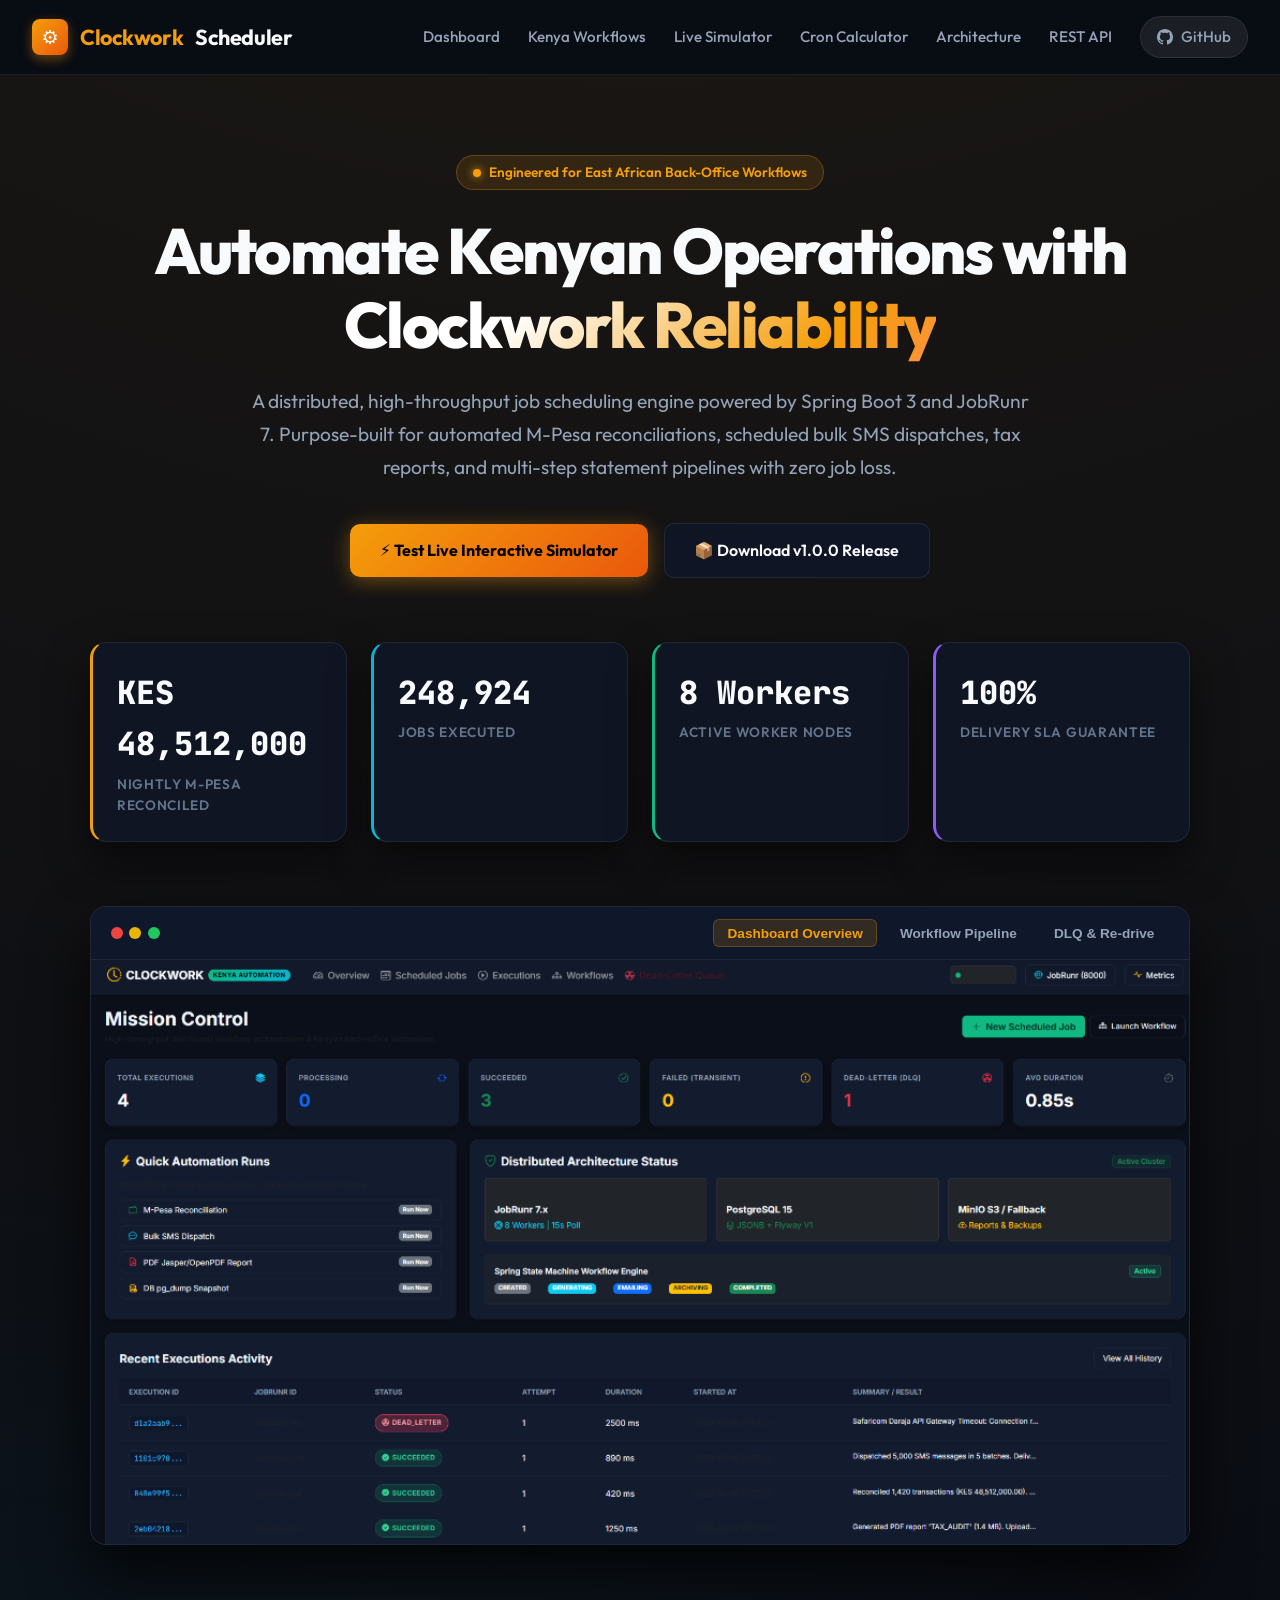
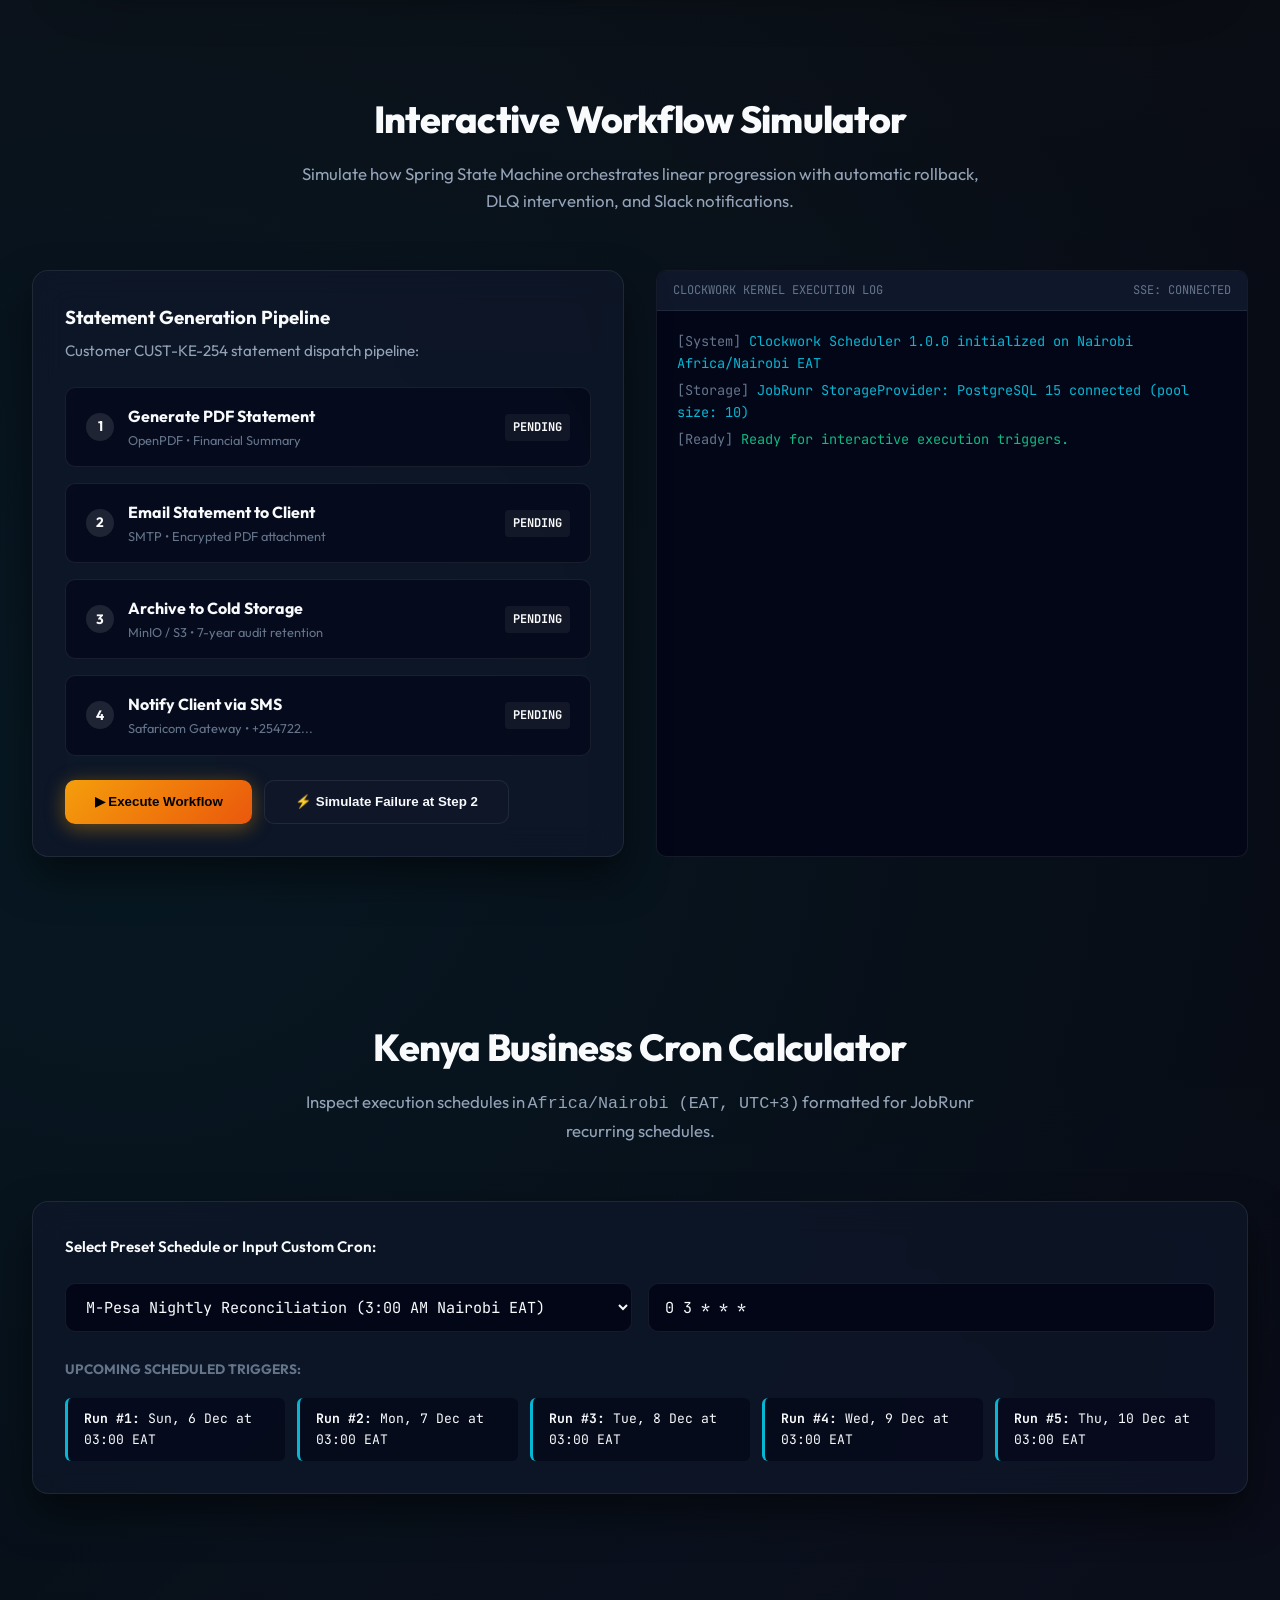
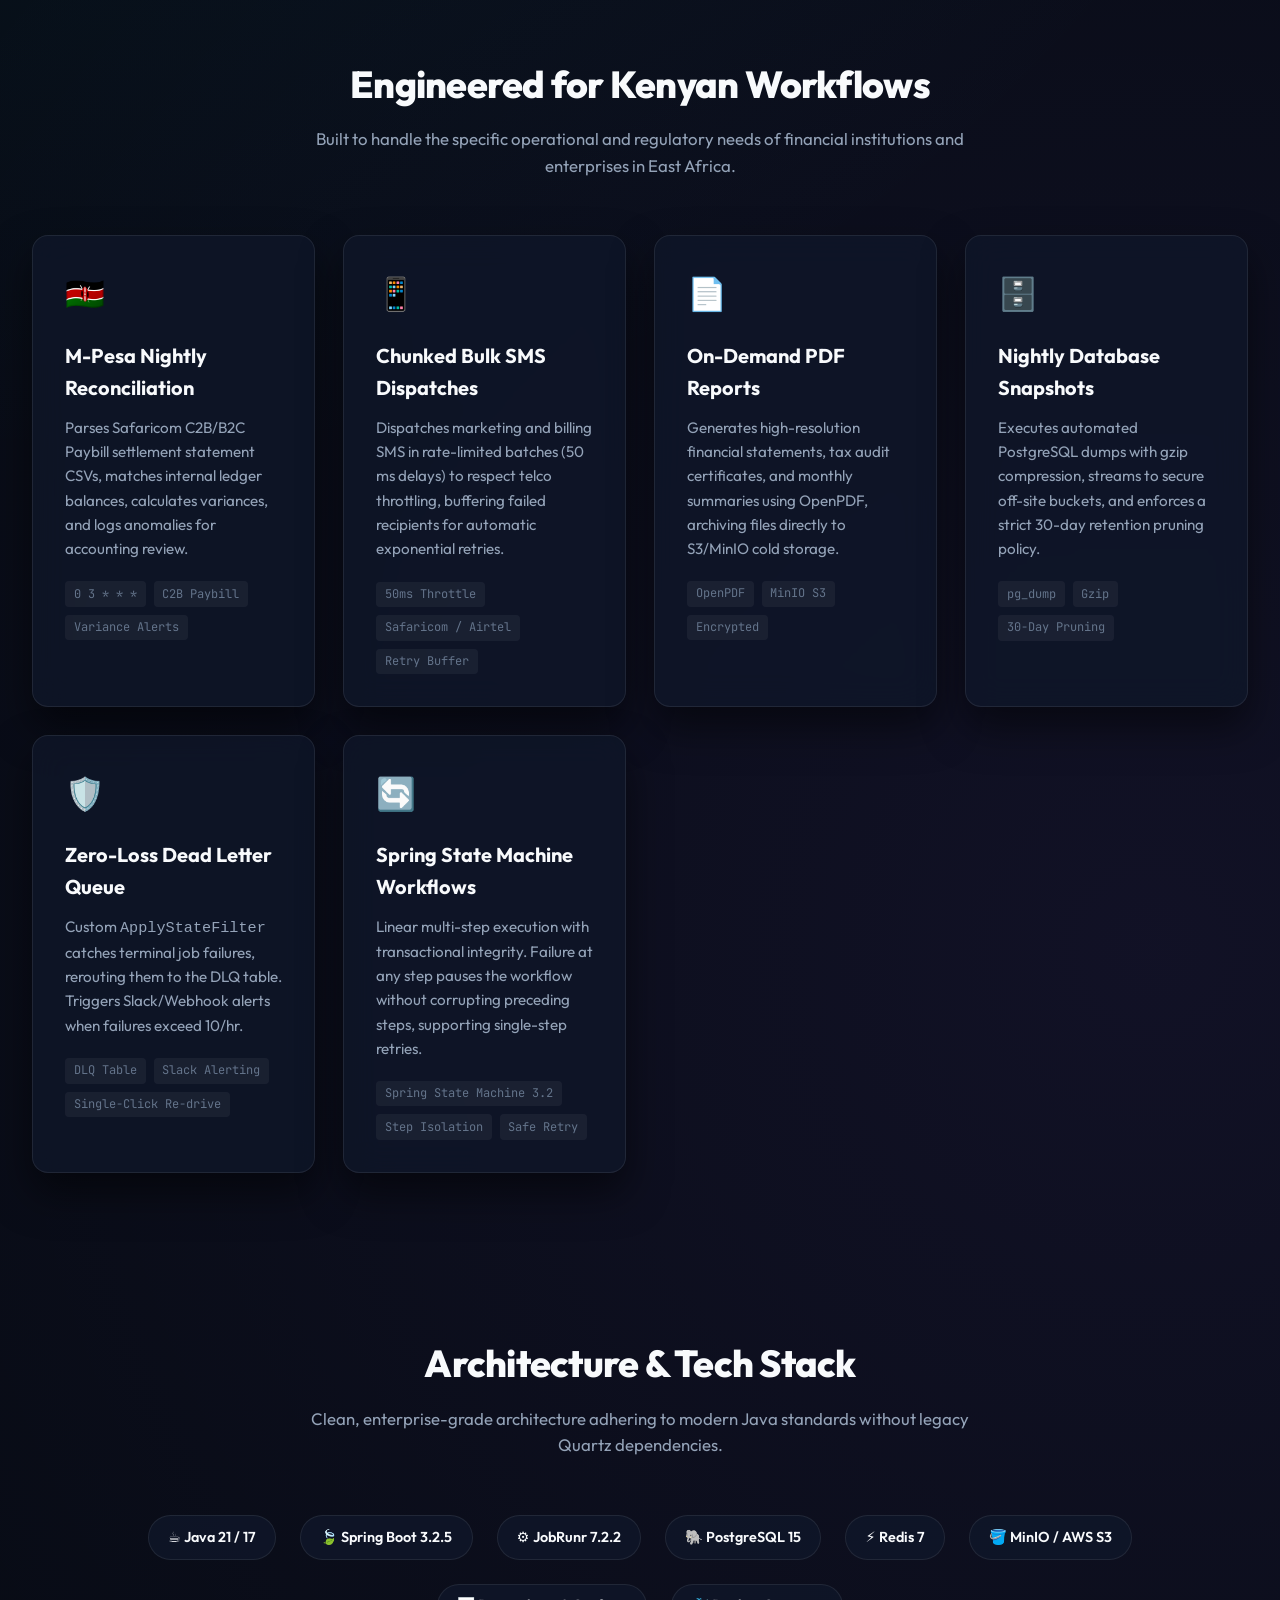
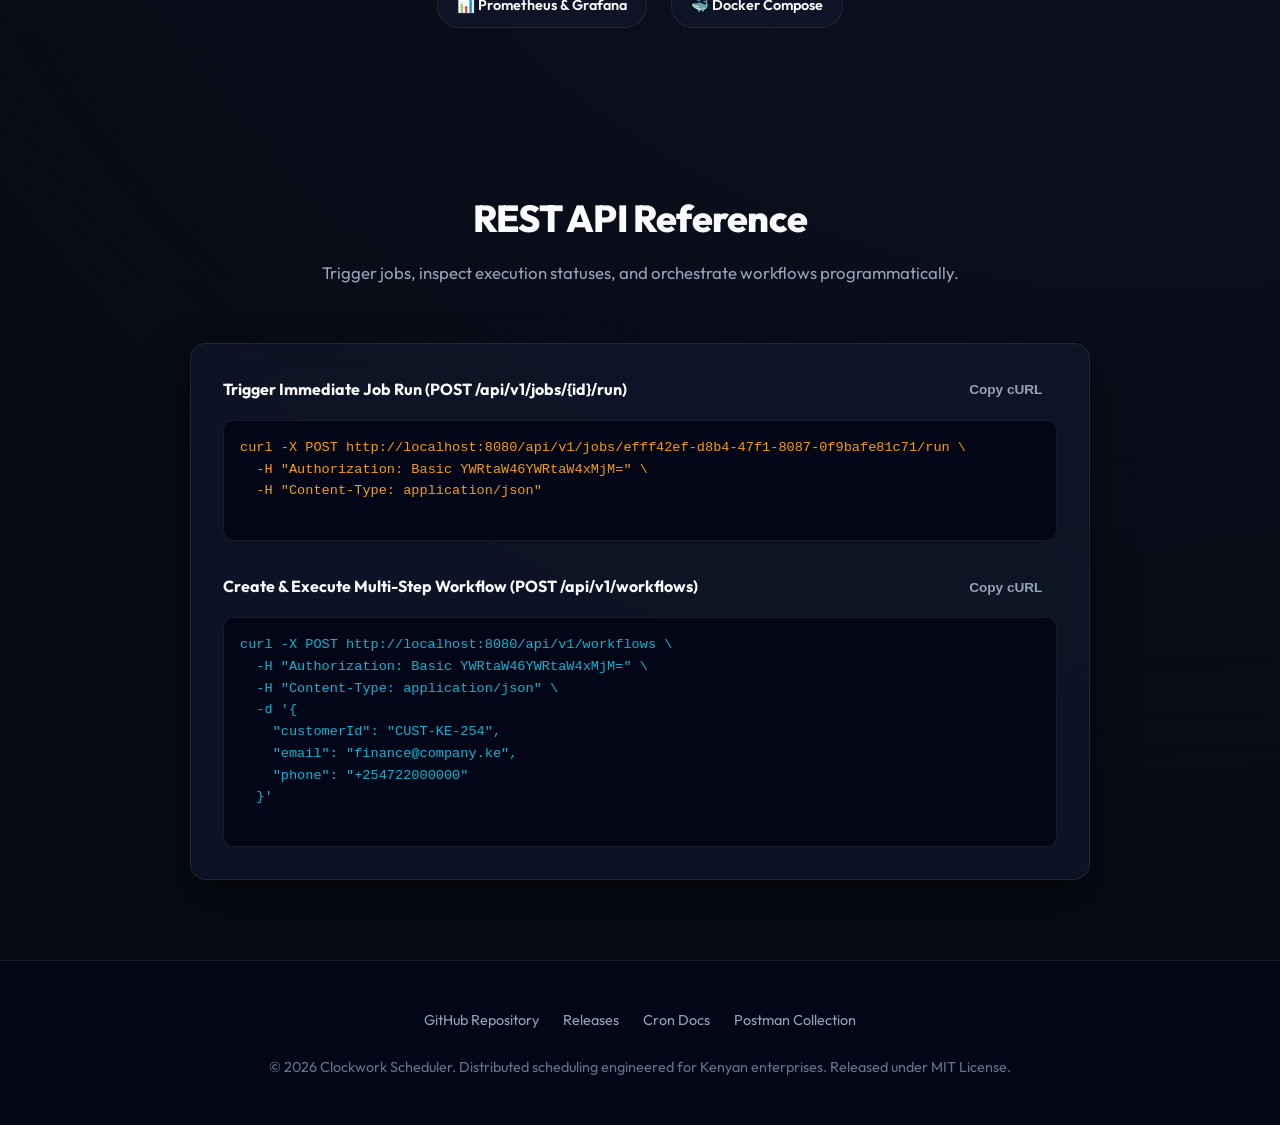
<file: docs/index.html>
<!DOCTYPE html>
<html lang="en">
<head>
  <meta charset="UTF-8">
  <meta name="viewport" content="width=device-width, initial-scale=1.0">
  <title>Clockwork Scheduler — Distributed Job Scheduling for Kenyan Businesses</title>
  <meta name="description" content="High-throughput distributed job scheduling platform built with Spring Boot 3.x and JobRunr 7.x, powering automated M-Pesa reconciliation, bulk SMS, PDF reports, and multi-step statement pipelines.">
  <meta name="keywords" content="JobRunr, Spring Boot, Scheduler, M-Pesa Reconciliation, Kenyan Enterprise, Distributed Scheduling, Dead Letter Queue">
  
  <!-- OpenGraph Metadata -->
  <meta property="og:title" content="Clockwork Scheduler — Distributed Job Scheduling Platform">
  <meta property="og:description" content="Automate Kenyan back-office operations: M-Pesa reconciliation, bulk SMS, and multi-step workflows with zero job loss.">
  <meta property="og:type" content="website">
  <meta property="og:image" content="images/dashboard-overview.jpg">

  <!-- Google Fonts -->
  <link rel="preconnect" href="https://fonts.googleapis.com">
  <link rel="preconnect" href="https://fonts.gstatic.com" crossorigin>
  <link href="https://fonts.googleapis.com/css2?family=JetBrains+Mono:wght@400;500;700&family=Outfit:wght@300;400;500;600;700;800&display=swap" rel="stylesheet">

  <link rel="stylesheet" href="styles.css">
</head>
<body>

  <!-- Navigation -->
  <header class="navbar">
    <div class="nav-container">
      <a href="#" class="brand" id="brandLogo">
        <div class="brand-icon">⚙</div>
        <span>Clockwork</span> Scheduler
      </a>
      <ul class="nav-links">
        <li><a href="#showcase">Dashboard</a></li>
        <li><a href="#usecases">Kenya Workflows</a></li>
        <li><a href="#simulator">Live Simulator</a></li>
        <li><a href="#cron">Cron Calculator</a></li>
        <li><a href="#architecture">Architecture</a></li>
        <li><a href="#api">REST API</a></li>
        <li>
          <a href="https://github.com/crnjihia/clockwork-scheduler" target="_blank" rel="noopener" class="btn-nav-github" id="navGithubLink">
            <svg width="16" height="16" viewBox="0 0 24 24" fill="currentColor">
              <path d="M12 0C5.37 0 0 5.37 0 12c0 5.31 3.435 9.795 8.205 11.385.6.105.825-.255.825-.57 0-.285-.015-1.23-.015-2.235-3.015.555-3.795-.735-4.035-1.41-.135-.345-.72-1.41-1.23-1.695-.42-.225-1.02-.78-.015-.795.945-.015 1.62.87 1.845 1.23 1.08 1.815 2.805 1.305 3.495.99.105-.78.42-1.305.765-1.605-2.67-.3-5.46-1.335-5.46-5.925 0-1.305.465-2.385 1.23-3.225-.12-.3-.54-1.53.12-3.18 0 0 1.005-.315 3.3 1.23.96-.27 1.98-.405 3-.405s2.04.135 3 .405c2.295-1.56 3.3-1.23 3.3-1.23.66 1.65.24 2.88.12 3.18.765.84 1.23 1.905 1.23 3.225 0 4.605-2.805 5.625-5.475 5.925.435.375.81 1.095.81 2.22 0 1.605-.015 2.895-.015 3.3 0 .315.225.69.825.57A12.02 12.02 0 0024 12c0-6.63-5.37-12-12-12z"/>
            </svg>
            GitHub
          </a>
        </li>
      </ul>
    </div>
  </header>

  <!-- Hero Section -->
  <section class="hero" id="home">
    <div class="badge-pill">
      <span class="badge-dot"></span>
      Engineered for East African Back-Office Workflows
    </div>
    <h1>
      Automate Kenyan Operations with <br>
      <span class="gradient-text">Clockwork Reliability</span>
    </h1>
    <p>
      A distributed, high-throughput job scheduling engine powered by Spring Boot 3 and JobRunr 7.
      Purpose-built for automated M-Pesa reconciliations, scheduled bulk SMS dispatches, tax reports, and multi-step statement pipelines with zero job loss.
    </p>
    <div class="hero-actions">
      <a href="#simulator" class="btn-primary" id="btnHeroTry">
        ⚡ Test Live Interactive Simulator
      </a>
      <a href="https://github.com/crnjihia/clockwork-scheduler/releases" target="_blank" rel="noopener" class="btn-secondary" id="btnHeroRelease">
        📦 Download v1.0.0 Release
      </a>
    </div>

    <!-- Live Metrics Strip -->
    <div class="stats-strip">
      <div class="stat-box glass-panel">
        <div class="stat-number" id="statRecon">KES 48,512,000</div>
        <div class="stat-label">Nightly M-Pesa Reconciled</div>
      </div>
      <div class="stat-box glass-panel cyan">
        <div class="stat-number" id="statJobs">248,924</div>
        <div class="stat-label">Jobs Executed</div>
      </div>
      <div class="stat-box glass-panel emerald">
        <div class="stat-number" id="statWorkers">8 Workers</div>
        <div class="stat-label">Active Worker Nodes</div>
      </div>
      <div class="stat-box glass-panel purple">
        <div class="stat-number" id="statRate">100%</div>
        <div class="stat-label">Delivery SLA Guarantee</div>
      </div>
    </div>

    <!-- Visual Dashboard Showcase -->
    <div class="showcase-container glass-panel" id="showcase">
      <div class="showcase-bar">
        <div class="window-dots">
          <div class="dot red"></div>
          <div class="dot yellow"></div>
          <div class="dot green"></div>
        </div>
        <div class="showcase-tab-pills">
          <button class="tab-pill active" data-tab="overview">Dashboard Overview</button>
          <button class="tab-pill" data-tab="workflows">Workflow Pipeline</button>
          <button class="tab-pill" data-tab="dlq">DLQ & Re-drive</button>
        </div>
      </div>
      <div class="showcase-image-wrapper">
        <img src="images/dashboard-overview.jpg" alt="Clockwork Scheduler Dashboard Overview" id="showcaseImage" class="showcase-img">
      </div>
    </div>
  </section>

  <!-- Interactive Workflow Simulator Section -->
  <section class="section" id="simulator">
    <div class="section-header">
      <h2>Interactive Workflow Simulator</h2>
      <p>Simulate how Spring State Machine orchestrates linear progression with automatic rollback, DLQ intervention, and Slack notifications.</p>
    </div>

    <div class="sim-grid">
      <!-- Steps Card -->
      <div class="sim-card glass-panel">
        <h3>Statement Generation Pipeline</h3>
        <p style="color: var(--text-secondary); font-size: 0.95rem; margin-top: 0.35rem;">
          Customer CUST-KE-254 statement dispatch pipeline:
        </p>

        <div class="sim-steps">
          <div class="sim-step" id="step1">
            <div class="step-info">
              <div class="step-badge">1</div>
              <div>
                <strong>Generate PDF Statement</strong>
                <div style="font-size: 0.8rem; color: var(--text-muted);">OpenPDF • Financial Summary</div>
              </div>
            </div>
            <span class="step-status-tag" id="stepTag1">PENDING</span>
          </div>

          <div class="sim-step" id="step2">
            <div class="step-info">
              <div class="step-badge">2</div>
              <div>
                <strong>Email Statement to Client</strong>
                <div style="font-size: 0.8rem; color: var(--text-muted);">SMTP • Encrypted PDF attachment</div>
              </div>
            </div>
            <span class="step-status-tag" id="stepTag2">PENDING</span>
          </div>

          <div class="sim-step" id="step3">
            <div class="step-info">
              <div class="step-badge">3</div>
              <div>
                <strong>Archive to Cold Storage</strong>
                <div style="font-size: 0.8rem; color: var(--text-muted);">MinIO / S3 • 7-year audit retention</div>
              </div>
            </div>
            <span class="step-status-tag" id="stepTag3">PENDING</span>
          </div>

          <div class="sim-step" id="step4">
            <div class="step-info">
              <div class="step-badge">4</div>
              <div>
                <strong>Notify Client via SMS</strong>
                <div style="font-size: 0.8rem; color: var(--text-muted);">Safaricom Gateway • +254722...</div>
              </div>
            </div>
            <span class="step-status-tag" id="stepTag4">PENDING</span>
          </div>
        </div>

        <div style="display: flex; gap: 0.75rem; flex-wrap: wrap;">
          <button class="btn-primary" id="btnRunWorkflow">▶ Execute Workflow</button>
          <button class="btn-secondary" id="btnSimulateFailure">⚡ Simulate Failure at Step 2</button>
        </div>
      </div>

      <!-- Real-Time Terminal Output -->
      <div class="terminal-box">
        <div class="terminal-header">
          <span>CLOCKWORK KERNEL EXECUTION LOG</span>
          <span>SSE: CONNECTED</span>
        </div>
        <div class="terminal-body" id="simTerminal">
          <div class="log-line">
            <span class="log-time">[System]</span> <span class="log-info">Clockwork Scheduler 1.0.0 initialized on Nairobi Africa/Nairobi EAT</span>
          </div>
          <div class="log-line">
            <span class="log-time">[Storage]</span> <span class="log-info">JobRunr StorageProvider: PostgreSQL 15 connected (pool size: 10)</span>
          </div>
          <div class="log-line">
            <span class="log-time">[Ready]</span> <span class="log-success">Ready for interactive execution triggers.</span>
          </div>
        </div>
      </div>
    </div>
  </section>

  <!-- Cron Expression Evaluator -->
  <section class="section" id="cron">
    <div class="section-header">
      <h2>Kenya Business Cron Calculator</h2>
      <p>Inspect execution schedules in <code>Africa/Nairobi (EAT, UTC+3)</code> formatted for JobRunr recurring schedules.</p>
    </div>

    <div class="cron-box glass-panel">
      <label style="font-weight: 600; font-size: 0.95rem;">Select Preset Schedule or Input Custom Cron:</label>
      <div class="cron-input-group">
        <select class="cron-select" id="cronPresets">
          <option value="mpesa">M-Pesa Nightly Reconciliation (3:00 AM Nairobi EAT)</option>
          <option value="sms">Morning Bulk SMS Dispatch (9:00 AM Weekdays EAT)</option>
          <option value="backup">PostgreSQL Database Snapshot (2:00 AM Daily EAT)</option>
          <option value="hourly">Hourly Transaction Health Check</option>
        </select>
        <input type="text" class="cron-input" id="cronExpressionInput" value="0 3 * * *">
      </div>

      <div style="margin-top: 1.5rem;">
        <span style="font-size: 0.85rem; font-weight: 700; color: var(--text-muted); text-transform: uppercase;">Upcoming Scheduled Triggers:</span>
        <ul class="next-runs-list" id="cronNextRuns">
          <!-- Filled by app.js -->
        </ul>
      </div>
    </div>
  </section>

  <!-- Kenyan Business Use Cases -->
  <section class="section" id="usecases">
    <div class="section-header">
      <h2>Engineered for Kenyan Workflows</h2>
      <p>Built to handle the specific operational and regulatory needs of financial institutions and enterprises in East Africa.</p>
    </div>

    <div class="cards-grid">
      <div class="feature-card glass-panel">
        <div class="card-icon">🇰🇪</div>
        <h3>M-Pesa Nightly Reconciliation</h3>
        <p>Parses Safaricom C2B/B2C Paybill settlement statement CSVs, matches internal ledger balances, calculates variances, and logs anomalies for accounting review.</p>
        <div class="feature-tags">
          <span class="tag">0 3 * * *</span>
          <span class="tag">C2B Paybill</span>
          <span class="tag">Variance Alerts</span>
        </div>
      </div>

      <div class="feature-card glass-panel">
        <div class="card-icon">📱</div>
        <h3>Chunked Bulk SMS Dispatches</h3>
        <p>Dispatches marketing and billing SMS in rate-limited batches (50 ms delays) to respect telco throttling, buffering failed recipients for automatic exponential retries.</p>
        <div class="feature-tags">
          <span class="tag">50ms Throttle</span>
          <span class="tag">Safaricom / Airtel</span>
          <span class="tag">Retry Buffer</span>
        </div>
      </div>

      <div class="feature-card glass-panel">
        <div class="card-icon">📄</div>
        <h3>On-Demand PDF Reports</h3>
        <p>Generates high-resolution financial statements, tax audit certificates, and monthly summaries using OpenPDF, archiving files directly to S3/MinIO cold storage.</p>
        <div class="feature-tags">
          <span class="tag">OpenPDF</span>
          <span class="tag">MinIO S3</span>
          <span class="tag">Encrypted</span>
        </div>
      </div>

      <div class="feature-card glass-panel">
        <div class="card-icon">🗄️</div>
        <h3>Nightly Database Snapshots</h3>
        <p>Executes automated PostgreSQL dumps with gzip compression, streams to secure off-site buckets, and enforces a strict 30-day retention pruning policy.</p>
        <div class="feature-tags">
          <span class="tag">pg_dump</span>
          <span class="tag">Gzip</span>
          <span class="tag">30-Day Pruning</span>
        </div>
      </div>

      <div class="feature-card glass-panel">
        <div class="card-icon">🛡️</div>
        <h3>Zero-Loss Dead Letter Queue</h3>
        <p>Custom <code>ApplyStateFilter</code> catches terminal job failures, rerouting them to the DLQ table. Triggers Slack/Webhook alerts when failures exceed 10/hr.</p>
        <div class="feature-tags">
          <span class="tag">DLQ Table</span>
          <span class="tag">Slack Alerting</span>
          <span class="tag">Single-Click Re-drive</span>
        </div>
      </div>

      <div class="feature-card glass-panel">
        <div class="card-icon">🔄</div>
        <h3>Spring State Machine Workflows</h3>
        <p>Linear multi-step execution with transactional integrity. Failure at any step pauses the workflow without corrupting preceding steps, supporting single-step retries.</p>
        <div class="feature-tags">
          <span class="tag">Spring State Machine 3.2</span>
          <span class="tag">Step Isolation</span>
          <span class="tag">Safe Retry</span>
        </div>
      </div>
    </div>
  </section>

  <!-- Architecture -->
  <section class="section" id="architecture">
    <div class="section-header">
      <h2>Architecture & Tech Stack</h2>
      <p>Clean, enterprise-grade architecture adhering to modern Java standards without legacy Quartz dependencies.</p>
    </div>

    <div class="tech-strip">
      <div class="tech-badge">☕ Java 21 / 17</div>
      <div class="tech-badge">🍃 Spring Boot 3.2.5</div>
      <div class="tech-badge">⚙️ JobRunr 7.2.2</div>
      <div class="tech-badge">🐘 PostgreSQL 15</div>
      <div class="tech-badge">⚡ Redis 7</div>
      <div class="tech-badge">🪣 MinIO / AWS S3</div>
      <div class="tech-badge">📊 Prometheus & Grafana</div>
      <div class="tech-badge">🐳 Docker Compose</div>
    </div>
  </section>

  <!-- REST API Section -->
  <section class="section" id="api">
    <div class="section-header">
      <h2>REST API Reference</h2>
      <p>Trigger jobs, inspect execution statuses, and orchestrate workflows programmatically.</p>
    </div>

    <div class="sim-card glass-panel" style="max-width: 900px; margin: 0 auto;">
      <div style="display: flex; justify-content: space-between; align-items: center; margin-bottom: 1rem;">
        <strong>Trigger Immediate Job Run (POST /api/v1/jobs/{id}/run)</strong>
        <button class="tab-pill btn-copy-code" data-target="codeCurlJob">Copy cURL</button>
      </div>
      <div class="terminal-box" style="height: auto;">
        <pre class="terminal-body" id="codeCurlJob" style="margin: 0; padding: 1rem; color: var(--accent-amber); white-space: pre-wrap;">
curl -X POST http://localhost:8080/api/v1/jobs/efff42ef-d8b4-47f1-8087-0f9bafe81c71/run \
  -H "Authorization: Basic YWRtaW46YWRtaW4xMjM=" \
  -H "Content-Type: application/json"
        </pre>
      </div>

      <div style="margin-top: 2rem; display: flex; justify-content: space-between; align-items: center; margin-bottom: 1rem;">
        <strong>Create & Execute Multi-Step Workflow (POST /api/v1/workflows)</strong>
        <button class="tab-pill btn-copy-code" data-target="codeCurlWf">Copy cURL</button>
      </div>
      <div class="terminal-box" style="height: auto;">
        <pre class="terminal-body" id="codeCurlWf" style="margin: 0; padding: 1rem; color: var(--accent-cyan); white-space: pre-wrap;">
curl -X POST http://localhost:8080/api/v1/workflows \
  -H "Authorization: Basic YWRtaW46YWRtaW4xMjM=" \
  -H "Content-Type: application/json" \
  -d '{
    "customerId": "CUST-KE-254",
    "email": "finance@company.ke",
    "phone": "+254722000000"
  }'
        </pre>
      </div>
    </div>
  </section>

  <!-- Footer -->
  <footer>
    <div class="footer-links">
      <a href="https://github.com/crnjihia/clockwork-scheduler" target="_blank" rel="noopener">GitHub Repository</a>
      <a href="https://github.com/crnjihia/clockwork-scheduler/releases" target="_blank" rel="noopener">Releases</a>
      <a href="cron-expressions.md">Cron Docs</a>
      <a href="postman/Clockwork_Scheduler.postman_collection.json" download>Postman Collection</a>
    </div>
    <p>© 2026 Clockwork Scheduler. Distributed scheduling engineered for Kenyan enterprises. Released under MIT License.</p>
  </footer>

  <script src="app.js"></script>
</body>
</html>
</file>
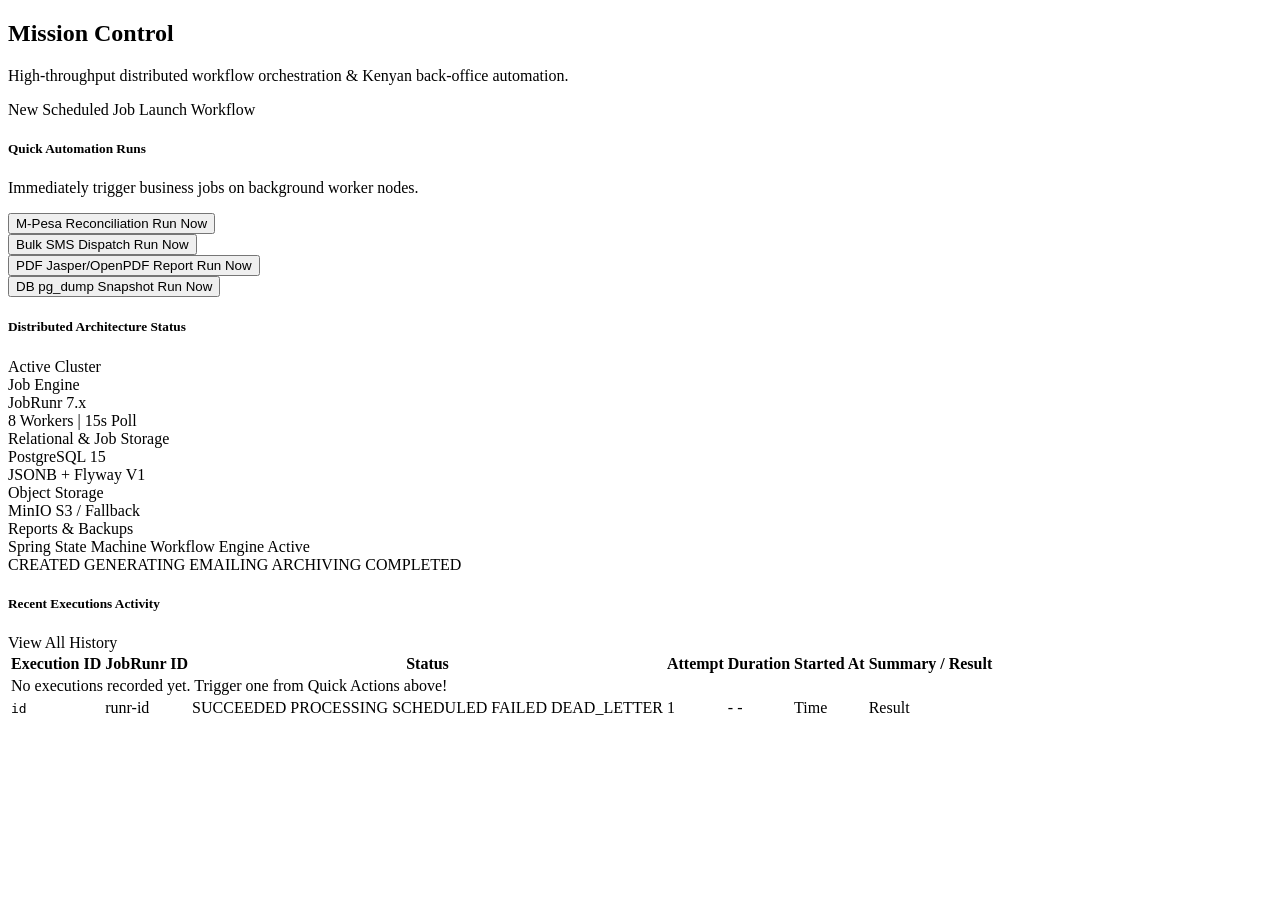
<file: src/main/resources/templates/admin/dashboard.html>
<!DOCTYPE html>
<html xmlns:th="http://www.thymeleaf.org">
<head th:replace="~{admin/layout :: head('Overview')}"></head>
<body>

<nav th:replace="~{admin/layout :: nav}"></nav>

<div class="container-fluid px-4 py-4">
    <!-- Breadcrumb & Header -->
    <div class="d-flex justify-content-between align-items-center mb-4">
        <div>
            <h2 class="fw-bold mb-1">Mission Control</h2>
            <p class="text-muted small mb-0">High-throughput distributed workflow orchestration &amp; Kenyan back-office automation.</p>
        </div>
        <div class="d-flex gap-2">
            <a th:href="@{/admin/scheduled}" class="btn btn-cw-primary">
                <i class="bi bi-plus-lg me-1"></i> New Scheduled Job
            </a>
            <a th:href="@{/admin/workflows}" class="btn btn-cw-outline">
                <i class="bi bi-diagram-3 me-1"></i> Launch Workflow
            </a>
        </div>
    </div>

    <!-- Real-time Stats Cards Grid -->
    <div th:replace="~{admin/fragments/stats :: statsCards}"></div>

    <div class="row g-4 mb-4">
        <!-- Quick Trigger Actions Card -->
        <div class="col-lg-4">
            <div class="card-cw h-100 p-4">
                <h5 class="fw-bold mb-3 d-flex align-items-center gap-2">
                    <i class="bi bi-lightning-charge-fill text-warning"></i>
                    Quick Automation Runs
                </h5>
                <p class="text-muted small">Immediately trigger business jobs on background worker nodes.</p>

                <div class="d-grid gap-2 mt-3">
                    <form th:action="@{/api/jobs/run}" method="post">
                        <input type="hidden" name="jobClass" value="MpesaReconciliationJob">
                        <input type="hidden" name="payload" value='{"paybillNumber": "654321", "accountReference": "KENYA-SETTLEMENT", "discrepancyThreshold": 5000.0, "notifyEmail": "settlements@clockwork.co.ke"}'>
                        <button type="submit" class="btn btn-cw-outline w-100 text-start d-flex justify-content-between align-items-center">
                            <span><i class="bi bi-wallet2 text-success me-2"></i> M-Pesa Reconciliation</span>
                            <span class="badge bg-secondary">Run Now</span>
                        </button>
                    </form>

                    <form th:action="@{/api/jobs/run}" method="post">
                        <input type="hidden" name="jobClass" value="BulkSmsJob">
                        <input type="hidden" name="payload" value='{"campaignName": "Customer Notice", "phoneNumbers": ["+254712345001","+254722345002","+254733345003"], "messageTemplate": "Jambo! Your monthly invoice is ready.", "batchSize": 100, "delayBetweenBatchesMs": 500}'>
                        <button type="submit" class="btn btn-cw-outline w-100 text-start d-flex justify-content-between align-items-center">
                            <span><i class="bi bi-chat-dots text-info me-2"></i> Bulk SMS Dispatch</span>
                            <span class="badge bg-secondary">Run Now</span>
                        </button>
                    </form>

                    <form th:action="@{/api/jobs/run}" method="post">
                        <input type="hidden" name="jobClass" value="PdfReportJob">
                        <input type="hidden" name="payload" value='{"reportType": "TAX_AUDIT", "organizationName": "Nairobi Corp Ltd", "recipientEmail": "audit@nairobi.co.ke", "targetS3Bucket": "clockwork-reports"}'>
                        <button type="submit" class="btn btn-cw-outline w-100 text-start d-flex justify-content-between align-items-center">
                            <span><i class="bi bi-file-earmark-pdf text-danger me-2"></i> PDF Jasper/OpenPDF Report</span>
                            <span class="badge bg-secondary">Run Now</span>
                        </button>
                    </form>

                    <form th:action="@{/api/jobs/run}" method="post">
                        <input type="hidden" name="jobClass" value="DatabaseSnapshotJob">
                        <input type="hidden" name="payload" value='{"databaseName": "clockwork_db", "retentionDays": 30, "targetS3Bucket": "clockwork-backups", "compression": "gzip"}'>
                        <button type="submit" class="btn btn-cw-outline w-100 text-start d-flex justify-content-between align-items-center">
                            <span><i class="bi bi-database-down text-warning me-2"></i> DB pg_dump Snapshot</span>
                            <span class="badge bg-secondary">Run Now</span>
                        </button>
                    </form>
                </div>
            </div>
        </div>

        <!-- System Architecture & Storage Status -->
        <div class="col-lg-8">
            <div class="card-cw h-100 p-4">
                <div class="d-flex justify-content-between align-items-center mb-3">
                    <h5 class="fw-bold mb-0 d-flex align-items-center gap-2">
                        <i class="bi bi-shield-check text-success"></i>
                        Distributed Architecture Status
                    </h5>
                    <span class="badge bg-success bg-opacity-10 text-success border border-success border-opacity-25 px-2 py-1">
                        Active Cluster
                    </span>
                </div>

                <div class="row g-3">
                    <div class="col-md-4">
                        <div class="p-3 rounded bg-dark border border-secondary border-opacity-25">
                            <div class="text-muted small mb-1">Job Engine</div>
                            <div class="fw-bold">JobRunr 7.x</div>
                            <div class="text-info small mt-1"><i class="bi bi-cpu"></i> 8 Workers | 15s Poll</div>
                        </div>
                    </div>
                    <div class="col-md-4">
                        <div class="p-3 rounded bg-dark border border-secondary border-opacity-25">
                            <div class="text-muted small mb-1">Relational &amp; Job Storage</div>
                            <div class="fw-bold">PostgreSQL 15</div>
                            <div class="text-success small mt-1"><i class="bi bi-database"></i> JSONB + Flyway V1</div>
                        </div>
                    </div>
                    <div class="col-md-4">
                        <div class="p-3 rounded bg-dark border border-secondary border-opacity-25">
                            <div class="text-muted small mb-1">Object Storage</div>
                            <div class="fw-bold">MinIO S3 / Fallback</div>
                            <div class="text-warning small mt-1"><i class="bi bi-cloud-arrow-up"></i> Reports &amp; Backups</div>
                        </div>
                    </div>
                </div>

                <div class="mt-4 p-3 rounded bg-dark bg-opacity-50 border border-secondary border-opacity-10">
                    <div class="d-flex justify-content-between align-items-center">
                        <span class="small fw-semibold text-light">Spring State Machine Workflow Engine</span>
                        <span class="badge badge-active">Active</span>
                    </div>
                    <div class="d-flex align-items-center gap-2 mt-2 text-muted small">
                        <span class="badge bg-secondary">CREATED</span>
                        <i class="bi bi-arrow-right"></i>
                        <span class="badge bg-info">GENERATING</span>
                        <i class="bi bi-arrow-right"></i>
                        <span class="badge bg-primary">EMAILING</span>
                        <i class="bi bi-arrow-right"></i>
                        <span class="badge bg-warning text-dark">ARCHIVING</span>
                        <i class="bi bi-arrow-right"></i>
                        <span class="badge bg-success">COMPLETED</span>
                    </div>
                </div>
            </div>
        </div>
    </div>

    <!-- Recent Executions Stream -->
    <div class="card-cw p-4">
        <div class="d-flex justify-content-between align-items-center mb-3">
            <h5 class="fw-bold mb-0">Recent Executions Activity</h5>
            <a th:href="@{/admin/executions}" class="btn btn-sm btn-cw-outline">View All History</a>
        </div>

        <div class="table-responsive">
            <table class="table-cw">
                <thead>
                    <tr>
                        <th>Execution ID</th>
                        <th>JobRunr ID</th>
                        <th>Status</th>
                        <th>Attempt</th>
                        <th>Duration</th>
                        <th>Started At</th>
                        <th>Summary / Result</th>
                    </tr>
                </thead>
                <tbody>
                    <tr th:if="${#lists.isEmpty(recentExecutions)}">
                        <td colspan="7" class="text-center text-muted py-4">
                            No executions recorded yet. Trigger one from Quick Actions above!
                        </td>
                    </tr>
                    <tr th:each="exec : ${recentExecutions}">
                        <td>
                            <code class="code-snippet" th:text="${#strings.substring(exec.id.toString(), 0, 8)} + '...'">id</code>
                        </td>
                        <td>
                            <span class="text-muted small" th:text="${exec.jobRunrId != null ? #strings.substring(exec.jobRunrId, 0, 12) + '...' : 'N/A'}">runr-id</span>
                        </td>
                        <td>
                            <span th:if="${exec.status.name() == 'SUCCEEDED'}" class="badge-status badge-succeeded">
                                <i class="bi bi-check-circle-fill"></i> SUCCEEDED
                            </span>
                            <span th:if="${exec.status.name() == 'PROCESSING'}" class="badge-status badge-processing">
                                <i class="bi bi-arrow-repeat spin"></i> PROCESSING
                            </span>
                            <span th:if="${exec.status.name() == 'SCHEDULED'}" class="badge-status badge-active">
                                <i class="bi bi-clock"></i> SCHEDULED
                            </span>
                            <span th:if="${exec.status.name() == 'FAILED'}" class="badge-status badge-failed">
                                <i class="bi bi-x-circle-fill"></i> FAILED
                            </span>
                            <span th:if="${exec.status.name() == 'DEAD_LETTER'}" class="badge-status badge-dead-letter">
                                <i class="bi bi-radioactive"></i> DEAD_LETTER
                            </span>
                        </td>
                        <td th:text="${exec.attempt}">1</td>
                        <td>
                            <span th:if="${exec.durationMs != null}" th:text="${exec.durationMs + ' ms'}">-</span>
                            <span th:unless="${exec.durationMs != null}" class="text-muted">-</span>
                        </td>
                        <td class="text-muted small" th:text="${#temporals.format(exec.startedAt, 'yyyy-MM-dd HH:mm:ss')}">Time</td>
                        <td>
                            <span class="small text-truncate d-inline-block" style="max-width: 320px;"
                                  th:text="${exec.resultSummary != null ? exec.resultSummary : (exec.errorMessage != null ? exec.errorMessage : 'Running...')}">
                                Result
                            </span>
                        </td>
                    </tr>
                </tbody>
            </table>
        </div>
    </div>
</div>

<footer th:replace="~{admin/layout :: footer}"></footer>
</body>
</html>
</file>
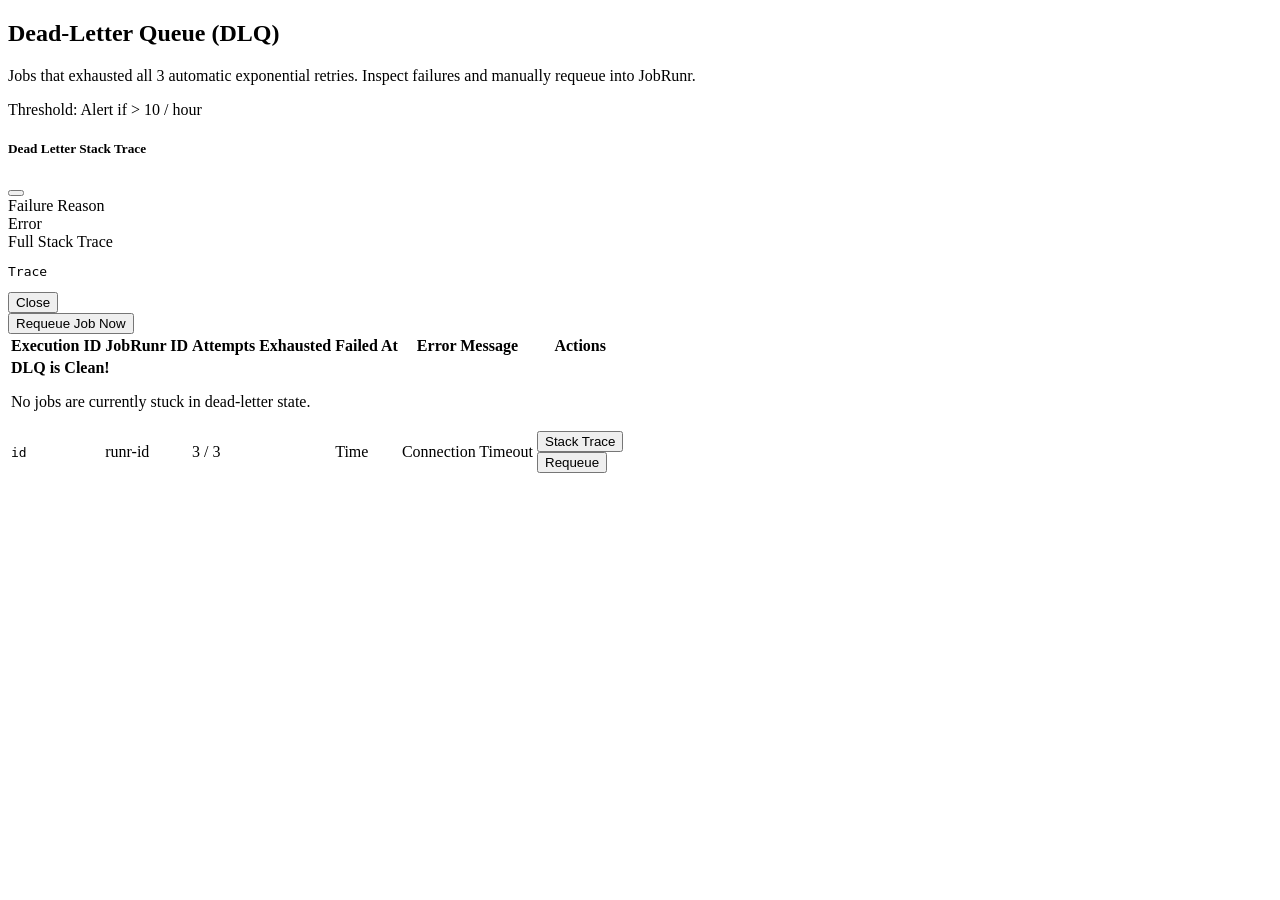
<file: src/main/resources/templates/admin/dlq.html>
<!DOCTYPE html>
<html xmlns:th="http://www.thymeleaf.org">
<head th:replace="~{admin/layout :: head('Dead-Letter Queue')}"></head>
<body>

<nav th:replace="~{admin/layout :: nav}"></nav>

<div class="container-fluid px-4 py-4">
    <!-- Header -->
    <div class="d-flex justify-content-between align-items-center mb-4">
        <div>
            <h2 class="fw-bold mb-1 text-danger d-flex align-items-center gap-2">
                <i class="bi bi-radioactive"></i>
                Dead-Letter Queue (DLQ)
            </h2>
            <p class="text-muted small mb-0">Jobs that exhausted all 3 automatic exponential retries. Inspect failures and manually requeue into JobRunr.</p>
        </div>
        <div class="d-flex align-items-center gap-2">
            <span class="badge bg-danger bg-opacity-25 text-danger border border-danger p-2">
                Threshold: Alert if &gt; 10 / hour
            </span>
        </div>
    </div>

    <!-- DLQ Table -->
    <div class="card-cw p-4">
        <div class="table-responsive">
            <table class="table-cw">
                <thead>
                    <tr>
                        <th>Execution ID</th>
                        <th>JobRunr ID</th>
                        <th>Attempts Exhausted</th>
                        <th>Failed At</th>
                        <th>Error Message</th>
                        <th class="text-end">Actions</th>
                    </tr>
                </thead>
                <tbody>
                    <tr th:if="${dlqExecutions.empty}">
                        <td colspan="6" class="text-center text-muted py-5">
                            <i class="bi bi-check-circle fs-1 text-success d-block mb-2"></i>
                            <strong class="text-success">DLQ is Clean!</strong>
                            <p class="small mb-0">No jobs are currently stuck in dead-letter state.</p>
                        </td>
                    </tr>
                    <tr th:each="exec : ${dlqExecutions.content}">
                        <td>
                            <code class="code-snippet" th:text="${exec.id}">id</code>
                        </td>
                        <td>
                            <span class="text-muted small" th:text="${exec.jobRunrId != null ? exec.jobRunrId : 'N/A'}">runr-id</span>
                        </td>
                        <td>
                            <span class="badge bg-danger" th:text="${exec.attempt + ' / 3 Retries'}">3 / 3</span>
                        </td>
                        <td class="text-muted small" th:text="${exec.finishedAt != null ? #temporals.format(exec.finishedAt, 'yyyy-MM-dd HH:mm:ss') : '-'}">Time</td>
                        <td>
                            <div class="text-danger small font-monospace text-truncate" style="max-width: 400px;" th:text="${exec.errorMessage}">
                                Connection Timeout
                            </div>
                        </td>
                        <td class="text-end">
                            <div class="d-inline-flex gap-2">
                                <button class="btn btn-sm btn-cw-outline"
                                        data-bs-toggle="modal"
                                        th:data-bs-target="'#dlqModal-' + ${exec.id}">
                                    <i class="bi bi-file-earmark-code"></i> Stack Trace
                                </button>

                                <form th:action="@{'/admin/jobs/' + ${exec.id} + '/requeue'}" method="post">
                                    <button type="submit" class="btn btn-sm btn-cw-primary" title="Requeue back into JobRunr pipeline">
                                        <i class="bi bi-arrow-repeat"></i> Requeue
                                    </button>
                                </form>
                            </div>
                        </td>

                        <!-- DLQ Modal -->
                        <div class="modal fade" th:id="'dlqModal-' + ${exec.id}" tabindex="-1">
                            <div class="modal-dialog modal-lg">
                                <div class="modal-content">
                                    <div class="modal-header border-secondary border-opacity-25">
                                        <h5 class="modal-title text-danger"><i class="bi bi-radioactive me-2"></i>Dead Letter Stack Trace</h5>
                                        <button type="button" class="btn-close btn-close-white" data-bs-dismiss="modal"></button>
                                    </div>
                                    <div class="modal-body">
                                        <div class="mb-3">
                                            <label class="form-label text-muted small">Failure Reason</label>
                                            <div class="p-2 bg-dark rounded text-danger font-monospace small" th:text="${exec.errorMessage}">Error</div>
                                        </div>
                                        <div class="mb-3">
                                            <label class="form-label text-muted small">Full Stack Trace</label>
                                            <pre class="p-3 bg-dark text-light rounded small" style="max-height: 350px; overflow-y: auto;" th:text="${exec.stackTrace}">Trace</pre>
                                        </div>
                                    </div>
                                    <div class="modal-footer border-secondary border-opacity-25">
                                        <button type="button" class="btn btn-cw-outline" data-bs-dismiss="modal">Close</button>
                                        <form th:action="@{'/admin/jobs/' + ${exec.id} + '/requeue'}" method="post">
                                            <button type="submit" class="btn btn-cw-primary">Requeue Job Now</button>
                                        </form>
                                    </div>
                                </div>
                            </div>
                        </div>
                    </tr>
                </tbody>
            </table>
        </div>
    </div>
</div>

<footer th:replace="~{admin/layout :: footer}"></footer>
</body>
</html>
</file>
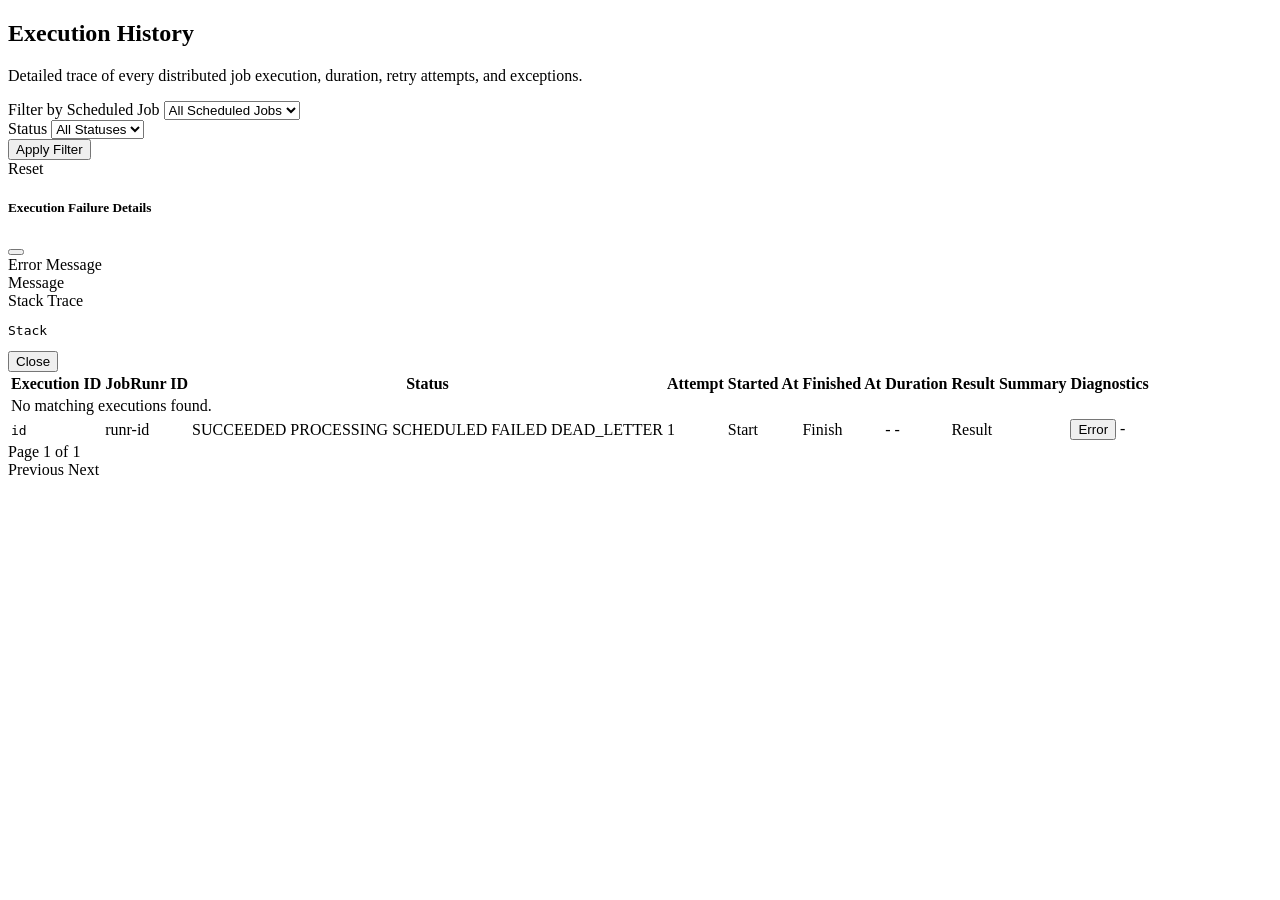
<file: src/main/resources/templates/admin/executions.html>
<!DOCTYPE html>
<html xmlns:th="http://www.thymeleaf.org">
<head th:replace="~{admin/layout :: head('Executions')}"></head>
<body>

<nav th:replace="~{admin/layout :: nav}"></nav>

<div class="container-fluid px-4 py-4">
    <!-- Header -->
    <div class="d-flex justify-content-between align-items-center mb-4">
        <div>
            <h2 class="fw-bold mb-1">Execution History</h2>
            <p class="text-muted small mb-0">Detailed trace of every distributed job execution, duration, retry attempts, and exceptions.</p>
        </div>
    </div>

    <!-- Filter Bar -->
    <div class="card-cw p-3 mb-4">
        <form th:action="@{/admin/executions}" method="get" class="row g-3 align-items-end">
            <div class="col-md-4">
                <label class="form-label small text-muted">Filter by Scheduled Job</label>
                <select name="jobId" class="form-select form-select-sm">
                    <option value="">All Scheduled Jobs</option>
                    <option th:each="j : ${scheduledJobs}"
                            th:value="${j.id}"
                            th:text="${j.name}"
                            th:selected="${selectedJobId != null and selectedJobId == j.id}">Job</option>
                </select>
            </div>
            <div class="col-md-3">
                <label class="form-label small text-muted">Status</label>
                <select name="status" class="form-select form-select-sm">
                    <option value="">All Statuses</option>
                    <option th:each="st : ${statuses}"
                            th:value="${st.name()}"
                            th:text="${st.name()}"
                            th:selected="${selectedStatus != null and selectedStatus == st}">Status</option>
                </select>
            </div>
            <div class="col-md-2">
                <button type="submit" class="btn btn-sm btn-cw-primary w-100">
                    <i class="bi bi-funnel me-1"></i> Apply Filter
                </button>
            </div>
            <div class="col-md-2">
                <a th:href="@{/admin/executions}" class="btn btn-sm btn-cw-outline w-100">
                    <i class="bi bi-arrow-counterclockwise me-1"></i> Reset
                </a>
            </div>
        </form>
    </div>

    <!-- Executions Table -->
    <div class="card-cw p-4">
        <div class="table-responsive">
            <table class="table-cw">
                <thead>
                    <tr>
                        <th>Execution ID</th>
                        <th>JobRunr ID</th>
                        <th>Status</th>
                        <th>Attempt</th>
                        <th>Started At</th>
                        <th>Finished At</th>
                        <th>Duration</th>
                        <th>Result Summary</th>
                        <th class="text-end">Diagnostics</th>
                    </tr>
                </thead>
                <tbody>
                    <tr th:if="${executions.empty}">
                        <td colspan="9" class="text-center text-muted py-4">
                            No matching executions found.
                        </td>
                    </tr>
                    <tr th:each="exec : ${executions.content}">
                        <td>
                            <code class="code-snippet" th:text="${#strings.substring(exec.id.toString(), 0, 8)} + '...'">id</code>
                        </td>
                        <td>
                            <span class="text-muted small" th:text="${exec.jobRunrId != null ? #strings.substring(exec.jobRunrId, 0, 10) + '...' : 'N/A'}">runr-id</span>
                        </td>
                        <td>
                            <span th:if="${exec.status.name() == 'SUCCEEDED'}" class="badge-status badge-succeeded">
                                <i class="bi bi-check-circle-fill"></i> SUCCEEDED
                            </span>
                            <span th:if="${exec.status.name() == 'PROCESSING'}" class="badge-status badge-processing">
                                <i class="bi bi-arrow-repeat spin"></i> PROCESSING
                            </span>
                            <span th:if="${exec.status.name() == 'SCHEDULED'}" class="badge-status badge-active">
                                <i class="bi bi-clock"></i> SCHEDULED
                            </span>
                            <span th:if="${exec.status.name() == 'FAILED'}" class="badge-status badge-failed">
                                <i class="bi bi-x-circle-fill"></i> FAILED
                            </span>
                            <span th:if="${exec.status.name() == 'DEAD_LETTER'}" class="badge-status badge-dead-letter">
                                <i class="bi bi-radioactive"></i> DEAD_LETTER
                            </span>
                        </td>
                        <td th:text="${exec.attempt}">1</td>
                        <td class="text-muted small" th:text="${exec.startedAt != null ? #temporals.format(exec.startedAt, 'yyyy-MM-dd HH:mm:ss') : '-'}">Start</td>
                        <td class="text-muted small" th:text="${exec.finishedAt != null ? #temporals.format(exec.finishedAt, 'yyyy-MM-dd HH:mm:ss') : '-'}">Finish</td>
                        <td>
                            <span th:if="${exec.durationMs != null}" th:text="${exec.durationMs + ' ms'}">-</span>
                            <span th:unless="${exec.durationMs != null}" class="text-muted">-</span>
                        </td>
                        <td>
                            <span class="small text-truncate d-inline-block" style="max-width: 280px;"
                                  th:text="${exec.resultSummary != null ? exec.resultSummary : (exec.errorMessage != null ? exec.errorMessage : 'Running...')}">
                                Result
                            </span>
                        </td>
                        <td class="text-end">
                            <button th:if="${exec.errorMessage != null or exec.stackTrace != null}"
                                    class="btn btn-sm btn-cw-danger"
                                    data-bs-toggle="modal"
                                    th:data-bs-target="'#errModal-' + ${exec.id}">
                                <i class="bi bi-bug me-1"></i> Error
                            </button>
                            <span th:unless="${exec.errorMessage != null or exec.stackTrace != null}" class="text-muted small">-</span>
                        </td>

                        <!-- Error Diagnostic Modal -->
                        <div th:if="${exec.errorMessage != null or exec.stackTrace != null}" class="modal fade" th:id="'errModal-' + ${exec.id}" tabindex="-1">
                            <div class="modal-dialog modal-lg">
                                <div class="modal-content">
                                    <div class="modal-header border-secondary border-opacity-25">
                                        <h5 class="modal-title text-danger"><i class="bi bi-exclamation-triangle-fill me-2"></i>Execution Failure Details</h5>
                                        <button type="button" class="btn-close btn-close-white" data-bs-dismiss="modal"></button>
                                    </div>
                                    <div class="modal-body">
                                        <div class="mb-3">
                                            <label class="form-label text-muted small">Error Message</label>
                                            <div class="p-2 bg-dark rounded text-danger font-monospace small" th:text="${exec.errorMessage}">Message</div>
                                        </div>
                                        <div class="mb-3">
                                            <label class="form-label text-muted small">Stack Trace</label>
                                            <pre class="p-3 bg-dark text-light rounded small" style="max-height: 300px; overflow-y: auto;" th:text="${exec.stackTrace}">Stack</pre>
                                        </div>
                                    </div>
                                    <div class="modal-footer border-secondary border-opacity-25">
                                        <button type="button" class="btn btn-cw-outline" data-bs-dismiss="modal">Close</button>
                                    </div>
                                </div>
                            </div>
                        </div>
                    </tr>
                </tbody>
            </table>
        </div>

        <!-- Pagination -->
        <div th:if="${totalPages > 1}" class="d-flex justify-content-between align-items-center mt-4">
            <span class="text-muted small">Page <span th:text="${currentPage + 1}">1</span> of <span th:text="${totalPages}">1</span></span>
            <div class="d-flex gap-1">
                <a th:if="${currentPage > 0}"
                   th:href="@{/admin/executions(page=${currentPage - 1}, jobId=${selectedJobId}, status=${selectedStatus})}"
                   class="btn btn-sm btn-cw-outline">Previous</a>
                <a th:if="${currentPage + 1 < totalPages}"
                   th:href="@{/admin/executions(page=${currentPage + 1}, jobId=${selectedJobId}, status=${selectedStatus})}"
                   class="btn btn-sm btn-cw-outline">Next</a>
            </div>
        </div>
    </div>
</div>

<footer th:replace="~{admin/layout :: footer}"></footer>
</body>
</html>
</file>
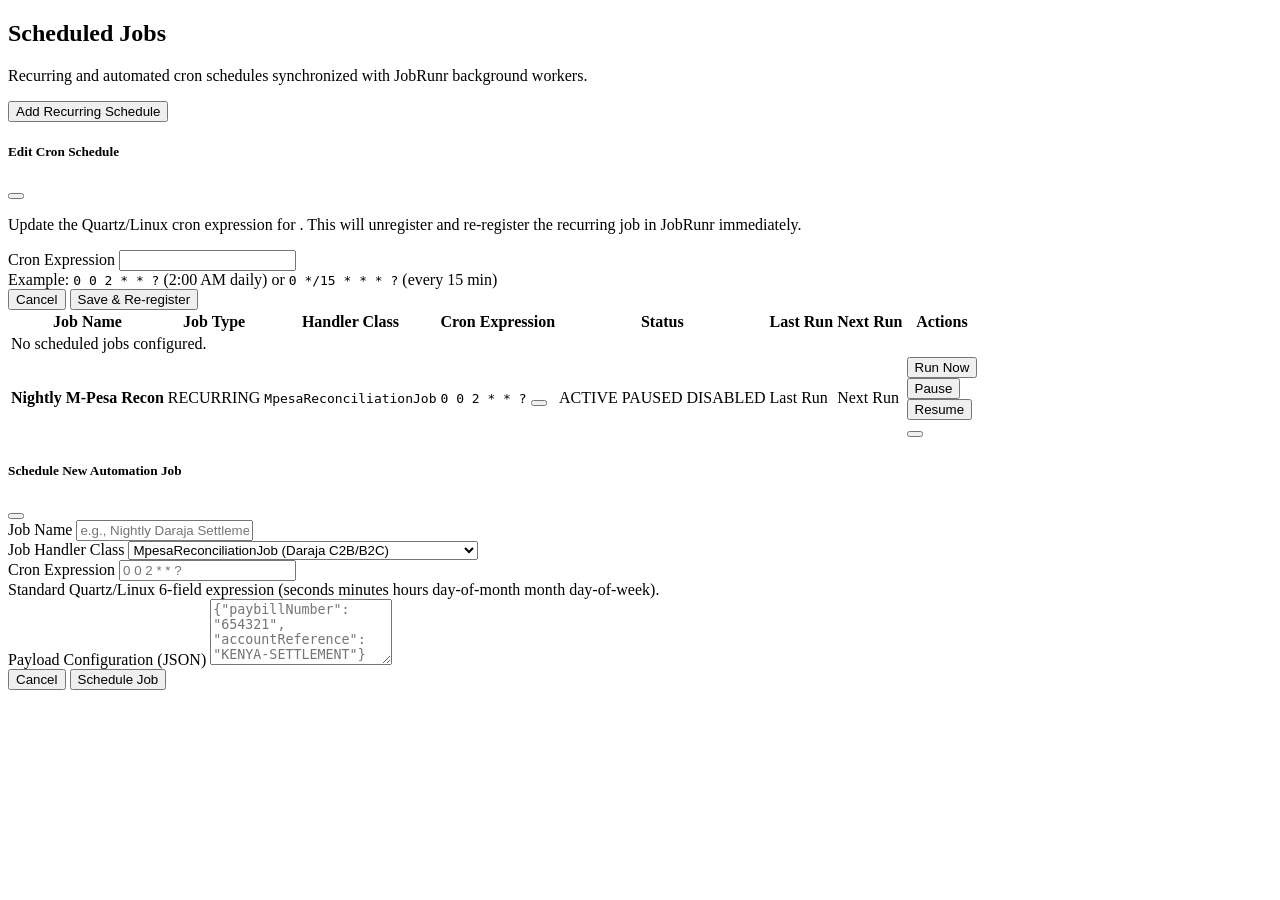
<file: src/main/resources/templates/admin/scheduled.html>
<!DOCTYPE html>
<html xmlns:th="http://www.thymeleaf.org">
<head th:replace="~{admin/layout :: head('Scheduled Jobs')}"></head>
<body>

<nav th:replace="~{admin/layout :: nav}"></nav>

<div class="container-fluid px-4 py-4">
    <!-- Header -->
    <div class="d-flex justify-content-between align-items-center mb-4">
        <div>
            <h2 class="fw-bold mb-1">Scheduled Jobs</h2>
            <p class="text-muted small mb-0">Recurring and automated cron schedules synchronized with JobRunr background workers.</p>
        </div>
        <button class="btn btn-cw-primary" data-bs-toggle="modal" data-bs-target="#newJobModal">
            <i class="bi bi-plus-lg me-1"></i> Add Recurring Schedule
        </button>
    </div>

    <!-- Jobs Table -->
    <div class="card-cw p-4">
        <div class="table-responsive">
            <table class="table-cw">
                <thead>
                    <tr>
                        <th>Job Name</th>
                        <th>Job Type</th>
                        <th>Handler Class</th>
                        <th>Cron Expression</th>
                        <th>Status</th>
                        <th>Last Run</th>
                        <th>Next Run</th>
                        <th class="text-end">Actions</th>
                    </tr>
                </thead>
                <tbody>
                    <tr th:if="${#lists.isEmpty(jobs)}">
                        <td colspan="8" class="text-center text-muted py-4">
                            No scheduled jobs configured.
                        </td>
                    </tr>
                    <tr th:each="job : ${jobs}">
                        <td>
                            <strong th:text="${job.name}">Nightly M-Pesa Recon</strong>
                        </td>
                        <td>
                            <span class="badge bg-secondary" th:text="${job.type}">RECURRING</span>
                        </td>
                        <td>
                            <code class="code-snippet" th:text="${job.jobClass}">MpesaReconciliationJob</code>
                        </td>
                        <td>
                            <div class="d-flex align-items-center gap-2">
                                <code class="code-snippet" th:text="${job.cronExpression}">0 0 2 * * ?</code>
                                <button class="btn btn-sm btn-link p-0 text-muted"
                                        data-bs-toggle="modal"
                                        th:data-bs-target="'#editCronModal-' + ${job.id}"
                                        title="Edit Cron">
                                    <i class="bi bi-pencil-square text-info"></i>
                                </button>
                            </div>
                        </td>
                        <td>
                            <span th:if="${job.status.name() == 'ACTIVE'}" class="badge-status badge-active">
                                <i class="bi bi-check-circle-fill"></i> ACTIVE
                            </span>
                            <span th:if="${job.status.name() == 'PAUSED'}" class="badge-status badge-paused">
                                <i class="bi bi-pause-circle-fill"></i> PAUSED
                            </span>
                            <span th:if="${job.status.name() == 'DISABLED'}" class="badge-status badge-failed">
                                <i class="bi bi-slash-circle"></i> DISABLED
                            </span>
                        </td>
                        <td class="text-muted small" th:text="${job.lastRunAt != null ? #temporals.format(job.lastRunAt, 'yyyy-MM-dd HH:mm:ss') : 'Never'}">Last Run</td>
                        <td class="text-muted small" th:text="${job.nextRunAt != null ? #temporals.format(job.nextRunAt, 'yyyy-MM-dd HH:mm:ss') : '-'}">Next Run</td>
                        <td class="text-end">
                            <div class="d-inline-flex gap-1">
                                <!-- Run Now -->
                                <form th:action="@{'/admin/scheduled/' + ${job.id} + '/run-now'}" method="post">
                                    <button type="submit" class="btn btn-sm btn-cw-primary" title="Trigger immediate execution">
                                        <i class="bi bi-play-fill"></i> Run Now
                                    </button>
                                </form>

                                <!-- Pause / Resume -->
                                <form th:if="${job.status.name() == 'ACTIVE'}" th:action="@{'/admin/scheduled/' + ${job.id} + '/pause'}" method="post">
                                    <button type="submit" class="btn btn-sm btn-cw-outline" title="Pause recurring schedule">
                                        <i class="bi bi-pause-fill"></i> Pause
                                    </button>
                                </form>
                                <form th:if="${job.status.name() == 'PAUSED'}" th:action="@{'/admin/scheduled/' + ${job.id} + '/resume'}" method="post">
                                    <button type="submit" class="btn btn-sm btn-cw-outline" title="Resume recurring schedule">
                                        <i class="bi bi-play-circle"></i> Resume
                                    </button>
                                </form>

                                <!-- Disable -->
                                <form th:if="${job.status.name() != 'DISABLED'}" th:action="@{'/admin/scheduled/' + ${job.id} + '/disable'}" method="post">
                                    <button type="submit" class="btn btn-sm btn-cw-outline text-danger" title="Disable schedule">
                                        <i class="bi bi-slash-circle"></i>
                                    </button>
                                </form>
                            </div>
                        </td>

                        <!-- Edit Cron Modal per job -->
                        <div class="modal fade" th:id="'editCronModal-' + ${job.id}" tabindex="-1">
                            <div class="modal-dialog">
                                <div class="modal-content">
                                    <form th:action="@{'/admin/scheduled/' + ${job.id} + '/cron'}" method="post">
                                        <div class="modal-header border-secondary border-opacity-25">
                                            <h5 class="modal-title">Edit Cron Schedule</h5>
                                            <button type="button" class="btn-close btn-close-white" data-bs-dismiss="modal"></button>
                                        </div>
                                        <div class="modal-body">
                                            <p class="text-muted small">Update the Quartz/Linux cron expression for <strong><span th:text="${job.name}"></span></strong>. This will unregister and re-register the recurring job in JobRunr immediately.</p>
                                            <div class="mb-3">
                                                <label class="form-label small text-muted">Cron Expression</label>
                                                <input type="text" name="cronExpression" class="form-control" th:value="${job.cronExpression}" required>
                                                <div class="form-text text-muted small">Example: <code>0 0 2 * * ?</code> (2:00 AM daily) or <code>0 */15 * * * ?</code> (every 15 min)</div>
                                            </div>
                                        </div>
                                        <div class="modal-footer border-secondary border-opacity-25">
                                            <button type="button" class="btn btn-cw-outline" data-bs-dismiss="modal">Cancel</button>
                                            <button type="submit" class="btn btn-cw-primary">Save &amp; Re-register</button>
                                        </div>
                                    </form>
                                </div>
                            </div>
                        </div>
                    </tr>
                </tbody>
            </table>
        </div>
    </div>
</div>

<!-- New Scheduled Job Modal -->
<div class="modal fade" id="newJobModal" tabindex="-1">
    <div class="modal-dialog modal-lg">
        <div class="modal-content">
            <form th:action="@{/admin/scheduled/create}" method="post">
                <div class="modal-header border-secondary border-opacity-25">
                    <h5 class="modal-title">Schedule New Automation Job</h5>
                    <button type="button" class="btn-close btn-close-white" data-bs-dismiss="modal"></button>
                </div>
                <div class="modal-body">
                    <div class="row g-3">
                        <div class="col-md-6">
                            <label class="form-label small text-muted">Job Name</label>
                            <input type="text" name="name" class="form-control" placeholder="e.g., Nightly Daraja Settlement" required>
                        </div>
                        <div class="col-md-6">
                            <label class="form-label small text-muted">Job Handler Class</label>
                            <select name="jobClass" class="form-select" required>
                                <option value="MpesaReconciliationJob">MpesaReconciliationJob (Daraja C2B/B2C)</option>
                                <option value="BulkSmsJob">BulkSmsJob (Batch Telco Dispatch)</option>
                                <option value="PdfReportJob">PdfReportJob (Financial PDF Generation)</option>
                                <option value="DatabaseSnapshotJob">DatabaseSnapshotJob (Postgres pg_dump S3 Backup)</option>
                                <option value="StatementWorkflowJob">StatementWorkflowJob (Multi-step State Machine)</option>
                            </select>
                        </div>
                        <div class="col-md-12">
                            <label class="form-label small text-muted">Cron Expression</label>
                            <input type="text" name="cronExpression" class="form-control" placeholder="0 0 2 * * ?" required>
                            <div class="form-text text-muted small">Standard Quartz/Linux 6-field expression (seconds minutes hours day-of-month month day-of-week).</div>
                        </div>
                        <div class="col-md-12">
                            <label class="form-label small text-muted">Payload Configuration (JSON)</label>
                            <textarea name="payload" rows="4" class="form-control font-monospace" placeholder='{"paybillNumber": "654321", "accountReference": "KENYA-SETTLEMENT"}'></textarea>
                        </div>
                    </div>
                </div>
                <div class="modal-footer border-secondary border-opacity-25">
                    <button type="button" class="btn btn-cw-outline" data-bs-dismiss="modal">Cancel</button>
                    <button type="submit" class="btn btn-cw-primary">Schedule Job</button>
                </div>
            </form>
        </div>
    </div>
</div>

<footer th:replace="~{admin/layout :: footer}"></footer>
</body>
</html>
</file>
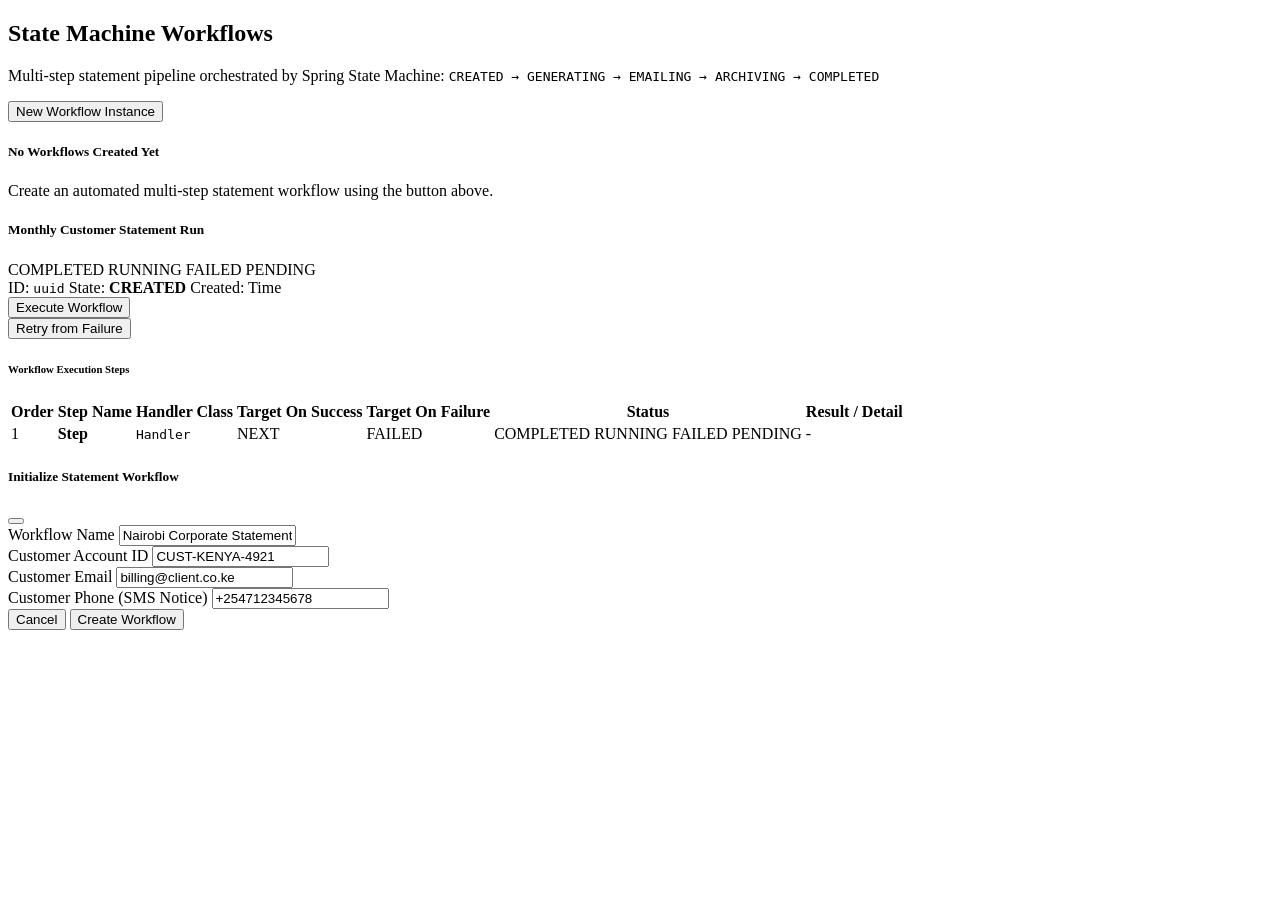
<file: src/main/resources/templates/admin/workflows.html>
<!DOCTYPE html>
<html xmlns:th="http://www.thymeleaf.org">
<head th:replace="~{admin/layout :: head('Workflows')}"></head>
<body>

<nav th:replace="~{admin/layout :: nav}"></nav>

<div class="container-fluid px-4 py-4">
    <!-- Header -->
    <div class="d-flex justify-content-between align-items-center mb-4">
        <div>
            <h2 class="fw-bold mb-1">State Machine Workflows</h2>
            <p class="text-muted small mb-0">Multi-step statement pipeline orchestrated by Spring State Machine: <code>CREATED &rarr; GENERATING &rarr; EMAILING &rarr; ARCHIVING &rarr; COMPLETED</code></p>
        </div>
        <button class="btn btn-cw-primary" data-bs-toggle="modal" data-bs-target="#newWorkflowModal">
            <i class="bi bi-plus-lg me-1"></i> New Workflow Instance
        </button>
    </div>

    <!-- Workflows List -->
    <div th:if="${#lists.isEmpty(workflows)}" class="card-cw p-5 text-center text-muted">
        <i class="bi bi-diagram-3 fs-1 text-secondary mb-3"></i>
        <h5>No Workflows Created Yet</h5>
        <p class="small">Create an automated multi-step statement workflow using the button above.</p>
    </div>

    <div class="row g-4" th:each="wf : ${workflows}">
        <div class="col-12">
            <div class="card-cw p-4">
                <div class="d-flex flex-wrap justify-content-between align-items-center mb-3 pb-3 border-bottom border-secondary border-opacity-25 gap-2">
                    <div>
                        <div class="d-flex align-items-center gap-2">
                            <h5 class="fw-bold mb-0" th:text="${wf.name}">Monthly Customer Statement Run</h5>
                            <span th:if="${wf.status.name() == 'COMPLETED'}" class="badge-status badge-succeeded">
                                <i class="bi bi-check-circle-fill"></i> COMPLETED
                            </span>
                            <span th:if="${wf.status.name() == 'RUNNING'}" class="badge-status badge-processing">
                                <i class="bi bi-arrow-repeat spin"></i> RUNNING
                            </span>
                            <span th:if="${wf.status.name() == 'FAILED'}" class="badge-status badge-failed">
                                <i class="bi bi-x-circle-fill"></i> FAILED
                            </span>
                            <span th:if="${wf.status.name() == 'PENDING'}" class="badge-status badge-active">
                                <i class="bi bi-clock"></i> PENDING
                            </span>
                        </div>
                        <div class="text-muted small mt-1">
                            <span>ID: <code class="code-snippet" th:text="${wf.id}">uuid</code></span>
                            <span class="ms-3">State: <strong class="text-info" th:text="${wf.currentState}">CREATED</strong></span>
                            <span class="ms-3">Created: <span th:text="${#temporals.format(wf.createdAt, 'yyyy-MM-dd HH:mm:ss')}">Time</span></span>
                        </div>
                    </div>

                    <div class="d-flex gap-2">
                        <!-- Start Form -->
                        <form th:if="${wf.status.name() == 'PENDING'}" th:action="@{'/admin/workflows/' + ${wf.id} + '/start'}" method="post">
                            <button type="submit" class="btn btn-sm btn-cw-primary">
                                <i class="bi bi-play-fill"></i> Execute Workflow
                            </button>
                        </form>

                        <!-- Retry Form -->
                        <form th:if="${wf.status.name() == 'FAILED'}" th:action="@{'/admin/workflows/' + ${wf.id} + '/retry'}" method="post">
                            <button type="submit" class="btn btn-sm btn-warning text-dark fw-bold">
                                <i class="bi bi-arrow-clockwise"></i> Retry from Failure
                            </button>
                        </form>
                    </div>
                </div>

                <!-- Steps Timeline -->
                <h6 class="text-muted text-uppercase small fw-bold mb-3">Workflow Execution Steps</h6>
                <div class="table-responsive">
                    <table class="table-cw table-sm">
                        <thead>
                            <tr>
                                <th>Order</th>
                                <th>Step Name</th>
                                <th>Handler Class</th>
                                <th>Target On Success</th>
                                <th>Target On Failure</th>
                                <th>Status</th>
                                <th>Result / Detail</th>
                            </tr>
                        </thead>
                        <tbody>
                            <tr th:each="step : ${stepsByWorkflow.get(wf.id)}">
                                <td><span class="badge bg-secondary" th:text="${step.stepOrder}">1</span></td>
                                <td><strong th:text="${step.name}">Step</strong></td>
                                <td><code class="code-snippet" th:text="${step.handler}">Handler</code></td>
                                <td><span class="text-success small" th:text="${step.onSuccessState}">NEXT</span></td>
                                <td><span class="text-danger small" th:text="${step.onFailureState}">FAILED</span></td>
                                <td>
                                    <span th:if="${step.status.name() == 'COMPLETED'}" class="badge-status badge-succeeded">
                                        <i class="bi bi-check-circle-fill"></i> COMPLETED
                                    </span>
                                    <span th:if="${step.status.name() == 'RUNNING'}" class="badge-status badge-processing">
                                        <i class="bi bi-arrow-repeat spin"></i> RUNNING
                                    </span>
                                    <span th:if="${step.status.name() == 'FAILED'}" class="badge-status badge-failed">
                                        <i class="bi bi-x-circle-fill"></i> FAILED
                                    </span>
                                    <span th:if="${step.status.name() == 'PENDING'}" class="badge-status badge-active">
                                        <i class="bi bi-clock"></i> PENDING
                                    </span>
                                </td>
                                <td>
                                    <span class="small" th:text="${step.stepResult != null ? step.stepResult : (step.errorMessage != null ? step.errorMessage : '-')}">-</span>
                                </td>
                            </tr>
                        </tbody>
                    </table>
                </div>
            </div>
        </div>
    </div>
</div>

<!-- New Workflow Modal -->
<div class="modal fade" id="newWorkflowModal" tabindex="-1">
    <div class="modal-dialog">
        <div class="modal-content">
            <form th:action="@{/admin/workflows/create}" method="post">
                <div class="modal-header border-secondary border-opacity-25">
                    <h5 class="modal-title">Initialize Statement Workflow</h5>
                    <button type="button" class="btn-close btn-close-white" data-bs-dismiss="modal"></button>
                </div>
                <div class="modal-body">
                    <div class="mb-3">
                        <label class="form-label small text-muted">Workflow Name</label>
                        <input type="text" name="name" class="form-control" value="Nairobi Corporate Statement Run" required>
                    </div>
                    <div class="mb-3">
                        <label class="form-label small text-muted">Customer Account ID</label>
                        <input type="text" name="customerId" class="form-control" value="CUST-KENYA-4921" required>
                    </div>
                    <div class="mb-3">
                        <label class="form-label small text-muted">Customer Email</label>
                        <input type="email" name="email" class="form-control" value="billing@client.co.ke" required>
                    </div>
                    <div class="mb-3">
                        <label class="form-label small text-muted">Customer Phone (SMS Notice)</label>
                        <input type="text" name="phone" class="form-control" value="+254712345678" required>
                    </div>
                </div>
                <div class="modal-footer border-secondary border-opacity-25">
                    <button type="button" class="btn btn-cw-outline" data-bs-dismiss="modal">Cancel</button>
                    <button type="submit" class="btn btn-cw-primary">Create Workflow</button>
                </div>
            </form>
        </div>
    </div>
</div>

<footer th:replace="~{admin/layout :: footer}"></footer>
</body>
</html>
</file>
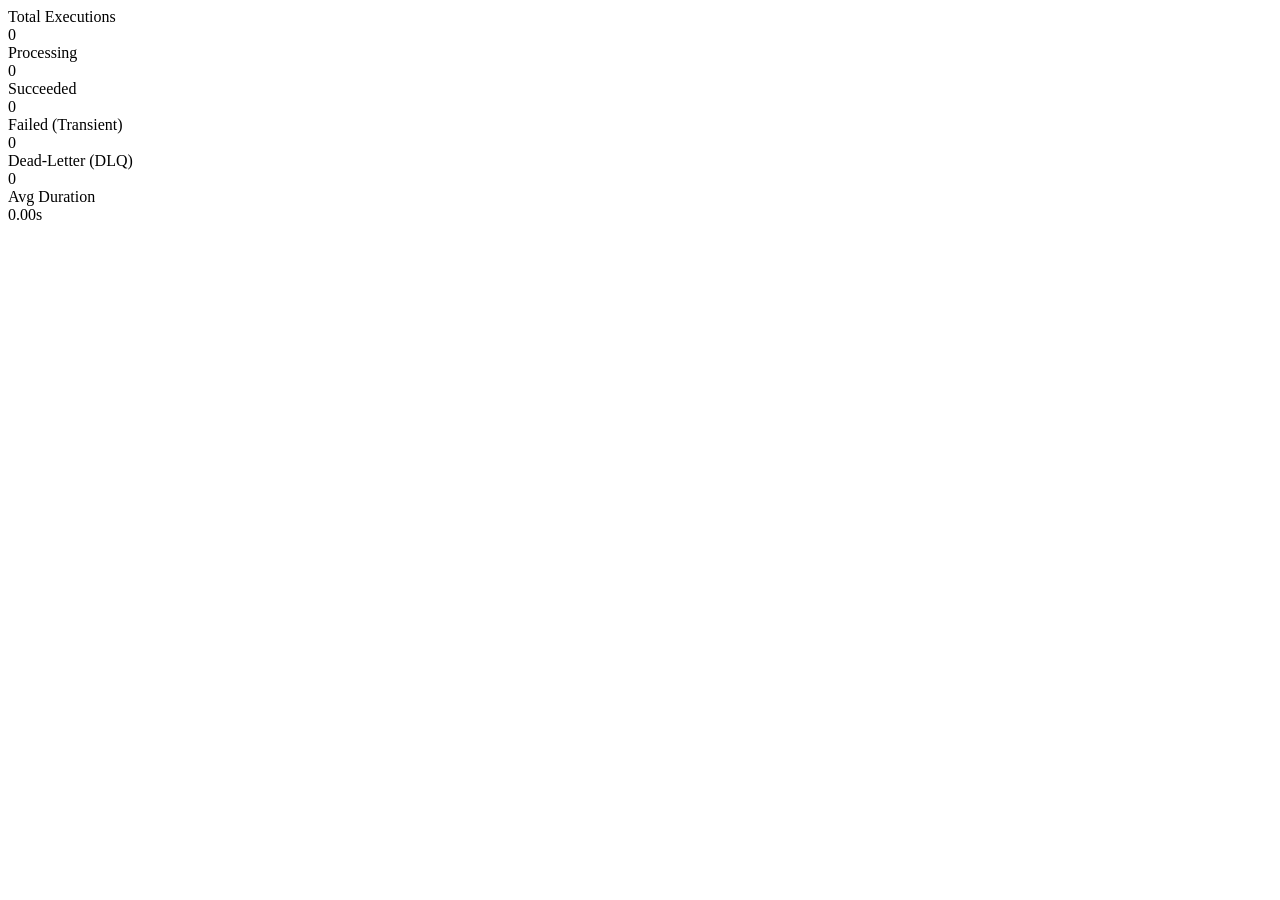
<file: src/main/resources/templates/admin/fragments/stats.html>
<!DOCTYPE html>
<html xmlns:th="http://www.thymeleaf.org">
<body>
<div th:fragment="statsCards" class="row g-3 mb-4">
    <div class="col-6 col-lg-2">
        <div class="card-cw card-stat">
            <div class="d-flex justify-content-between align-items-center">
                <span class="stat-label">Total Executions</span>
                <i class="bi bi-stack text-info"></i>
            </div>
            <div class="stat-value" id="stat-total" th:text="${stats.totalJobs}">0</div>
        </div>
    </div>
    <div class="col-6 col-lg-2">
        <div class="card-cw card-stat">
            <div class="d-flex justify-content-between align-items-center">
                <span class="stat-label">Processing</span>
                <i class="bi bi-arrow-repeat text-primary"></i>
            </div>
            <div class="stat-value text-primary" id="stat-running" th:text="${stats.runningJobs}">0</div>
        </div>
    </div>
    <div class="col-6 col-lg-2">
        <div class="card-cw card-stat">
            <div class="d-flex justify-content-between align-items-center">
                <span class="stat-label">Succeeded</span>
                <i class="bi bi-check-circle text-success"></i>
            </div>
            <div class="stat-value text-success" id="stat-succeeded" th:text="${stats.succeededJobs}">0</div>
        </div>
    </div>
    <div class="col-6 col-lg-2">
        <div class="card-cw card-stat">
            <div class="d-flex justify-content-between align-items-center">
                <span class="stat-label">Failed (Transient)</span>
                <i class="bi bi-exclamation-circle text-warning"></i>
            </div>
            <div class="stat-value text-warning" id="stat-failed" th:text="${stats.failedJobs}">0</div>
        </div>
    </div>
    <div class="col-6 col-lg-2">
        <div class="card-cw card-stat">
            <div class="d-flex justify-content-between align-items-center">
                <span class="stat-label">Dead-Letter (DLQ)</span>
                <i class="bi bi-radioactive text-danger"></i>
            </div>
            <div class="stat-value text-danger" id="stat-dlq" th:text="${stats.deadLetterJobs}">0</div>
        </div>
    </div>
    <div class="col-6 col-lg-2">
        <div class="card-cw card-stat">
            <div class="d-flex justify-content-between align-items-center">
                <span class="stat-label">Avg Duration</span>
                <i class="bi bi-stopwatch text-secondary"></i>
            </div>
            <div class="stat-value" id="stat-avg-duration" th:text="${#numbers.formatDecimal(stats.averageDurationMs / 1000.0, 1, 2) + 's'}">0.00s</div>
        </div>
    </div>
</div>
</body>
</html>
</file>
<file: docs/styles.css>
:root {
  --bg-primary: #070b14;
  --bg-secondary: #0f172a;
  --bg-card: rgba(15, 23, 42, 0.75);
  --bg-card-hover: rgba(30, 41, 59, 0.85);
  --border-subtle: rgba(255, 255, 255, 0.08);
  --border-glow: rgba(245, 158, 11, 0.25);
  --text-primary: #f8fafc;
  --text-secondary: #94a3b8;
  --text-muted: #64748b;
  --accent-amber: #f59e0b;
  --accent-amber-glow: rgba(245, 158, 11, 0.4);
  --accent-cyan: #06b6d4;
  --accent-emerald: #10b981;
  --accent-rose: #f43f5e;
  --accent-purple: #8b5cf6;
  --font-sans: 'Outfit', system-ui, -apple-system, sans-serif;
  --font-mono: 'JetBrains Mono', monospace;
  --radius-lg: 16px;
  --radius-md: 10px;
  --radius-sm: 6px;
  --shadow-glow: 0 10px 30px -10px rgba(245, 158, 11, 0.2);
  --shadow-card: 0 20px 40px rgba(0, 0, 0, 0.5);
  --transition: all 0.25s cubic-bezier(0.16, 1, 0.3, 1);
}

* {
  margin: 0;
  padding: 0;
  box-sizing: border-box;
}

html {
  scroll-behavior: smooth;
  font-family: var(--font-sans);
  background-color: var(--bg-primary);
  color: var(--text-primary);
  line-height: 1.6;
}

body {
  overflow-x: hidden;
  background: radial-gradient(circle at 50% -20%, rgba(245, 158, 11, 0.12), transparent 45%),
              radial-gradient(circle at 10% 40%, rgba(6, 182, 212, 0.08), transparent 35%),
              radial-gradient(circle at 90% 70%, rgba(139, 92, 246, 0.08), transparent 35%),
              var(--bg-primary);
  min-height: 100vh;
}

/* Glassmorphism utility */
.glass-panel {
  background: var(--bg-card);
  backdrop-filter: blur(16px);
  -webkit-backdrop-filter: blur(16px);
  border: 1px solid var(--border-subtle);
  border-radius: var(--radius-lg);
  box-shadow: var(--shadow-card);
}

/* Navbar */
.navbar {
  position: sticky;
  top: 0;
  z-index: 1000;
  background: rgba(7, 11, 20, 0.85);
  backdrop-filter: blur(20px);
  border-bottom: 1px solid var(--border-subtle);
  padding: 1rem 2rem;
}

.nav-container {
  max-width: 1280px;
  margin: 0 auto;
  display: flex;
  align-items: center;
  justify-content: space-between;
}

.brand {
  display: flex;
  align-items: center;
  gap: 0.75rem;
  text-decoration: none;
  color: var(--text-primary);
  font-weight: 700;
  font-size: 1.35rem;
  letter-spacing: -0.02em;
}

.brand-icon {
  width: 36px;
  height: 36px;
  background: linear-gradient(135deg, var(--accent-amber), #ea580c);
  border-radius: 8px;
  display: flex;
  align-items: center;
  justify-content: center;
  font-size: 1.2rem;
  box-shadow: 0 4px 12px var(--accent-amber-glow);
}

.brand span {
  color: var(--accent-amber);
}

.nav-links {
  display: flex;
  align-items: center;
  gap: 1.75rem;
  list-style: none;
}

.nav-links a {
  text-decoration: none;
  color: var(--text-secondary);
  font-size: 0.95rem;
  font-weight: 500;
  transition: var(--transition);
}

.nav-links a:hover {
  color: var(--text-primary);
}

.btn-nav-github {
  display: inline-flex;
  align-items: center;
  gap: 0.5rem;
  background: rgba(255, 255, 255, 0.08);
  border: 1px solid var(--border-subtle);
  padding: 0.5rem 1rem;
  border-radius: 999px;
  color: var(--text-primary);
  text-decoration: none;
  font-size: 0.9rem;
  font-weight: 600;
  transition: var(--transition);
}

.btn-nav-github:hover {
  background: rgba(255, 255, 255, 0.15);
  border-color: rgba(255, 255, 255, 0.3);
  transform: translateY(-1px);
}

/* Hero Section */
.hero {
  padding: 5rem 2rem 4rem;
  max-width: 1280px;
  margin: 0 auto;
  text-align: center;
  position: relative;
}

.badge-pill {
  display: inline-flex;
  align-items: center;
  gap: 0.5rem;
  padding: 0.35rem 1rem;
  background: rgba(245, 158, 11, 0.12);
  border: 1px solid var(--border-glow);
  border-radius: 999px;
  font-size: 0.85rem;
  color: var(--accent-amber);
  font-weight: 600;
  margin-bottom: 1.5rem;
}

.badge-dot {
  width: 8px;
  height: 8px;
  background: var(--accent-amber);
  border-radius: 50%;
  box-shadow: 0 0 8px var(--accent-amber);
  animation: pulse 2s infinite;
}

@keyframes pulse {
  0%, 100% { opacity: 1; transform: scale(1); }
  50% { opacity: 0.4; transform: scale(1.3); }
}

.hero h1 {
  font-size: clamp(2.5rem, 5vw, 4.25rem);
  font-weight: 800;
  letter-spacing: -0.03em;
  line-height: 1.15;
  margin-bottom: 1.5rem;
}

.hero h1 .gradient-text {
  background: linear-gradient(135deg, #ffffff 30%, var(--accent-amber) 80%, #fb923c);
  -webkit-background-clip: text;
  -webkit-text-fill-color: transparent;
}

.hero p {
  font-size: 1.2rem;
  color: var(--text-secondary);
  max-width: 780px;
  margin: 0 auto 2.5rem;
  line-height: 1.7;
}

.hero-actions {
  display: flex;
  align-items: center;
  justify-content: center;
  gap: 1rem;
  flex-wrap: wrap;
  margin-bottom: 4rem;
}

.btn-primary {
  display: inline-flex;
  align-items: center;
  gap: 0.6rem;
  background: linear-gradient(135deg, var(--accent-amber), #ea580c);
  color: #000;
  font-weight: 700;
  padding: 0.85rem 1.85rem;
  border-radius: var(--radius-md);
  text-decoration: none;
  box-shadow: 0 4px 20px var(--accent-amber-glow);
  transition: var(--transition);
  border: none;
  cursor: pointer;
}

.btn-primary:hover {
  transform: translateY(-2px);
  box-shadow: 0 8px 28px rgba(245, 158, 11, 0.55);
}

.btn-secondary {
  display: inline-flex;
  align-items: center;
  gap: 0.6rem;
  background: rgba(15, 23, 42, 0.8);
  border: 1px solid var(--border-subtle);
  color: var(--text-primary);
  font-weight: 600;
  padding: 0.85rem 1.85rem;
  border-radius: var(--radius-md);
  text-decoration: none;
  transition: var(--transition);
}

.btn-secondary:hover {
  border-color: rgba(255, 255, 255, 0.25);
  background: rgba(30, 41, 59, 0.9);
  transform: translateY(-2px);
}

/* Live Stats Strip */
.stats-strip {
  display: grid;
  grid-template-columns: repeat(auto-fit, minmax(220px, 1fr));
  gap: 1.5rem;
  max-width: 1100px;
  margin: 0 auto 4rem;
}

.stat-box {
  padding: 1.5rem;
  text-align: left;
  border-left: 3px solid var(--accent-amber);
}

.stat-box.cyan { border-left-color: var(--accent-cyan); }
.stat-box.emerald { border-left-color: var(--accent-emerald); }
.stat-box.purple { border-left-color: var(--accent-purple); }

.stat-number {
  font-size: 2rem;
  font-weight: 800;
  font-family: var(--font-mono);
  color: var(--text-primary);
  margin-bottom: 0.25rem;
}

.stat-label {
  font-size: 0.85rem;
  color: var(--text-muted);
  text-transform: uppercase;
  letter-spacing: 0.05em;
  font-weight: 600;
}

/* Interactive Showcase Mockup */
.showcase-container {
  max-width: 1100px;
  margin: 0 auto;
  border-radius: var(--radius-lg);
  overflow: hidden;
  box-shadow: 0 30px 60px rgba(0, 0, 0, 0.7);
  border: 1px solid var(--border-subtle);
}

.showcase-bar {
  background: #0f172a;
  padding: 0.75rem 1.25rem;
  display: flex;
  align-items: center;
  justify-content: space-between;
  border-bottom: 1px solid var(--border-subtle);
}

.window-dots {
  display: flex;
  gap: 0.4rem;
}

.dot {
  width: 12px;
  height: 12px;
  border-radius: 50%;
}

.dot.red { background: #ef4444; }
.dot.yellow { background: #eab308; }
.dot.green { background: #22c55e; }

.showcase-tab-pills {
  display: flex;
  gap: 0.5rem;
}

.tab-pill {
  background: transparent;
  border: 1px solid transparent;
  color: var(--text-secondary);
  font-size: 0.85rem;
  font-weight: 600;
  padding: 0.35rem 0.85rem;
  border-radius: var(--radius-sm);
  cursor: pointer;
  transition: var(--transition);
}

.tab-pill.active {
  background: rgba(245, 158, 11, 0.15);
  border-color: var(--border-glow);
  color: var(--accent-amber);
}

.showcase-image-wrapper {
  background: #020617;
  position: relative;
  min-height: 480px;
}

.showcase-img {
  width: 100%;
  height: auto;
  display: block;
  object-fit: cover;
  transition: opacity 0.3s ease;
}

/* Interactive Simulator Section */
.section {
  padding: 5rem 2rem;
  max-width: 1280px;
  margin: 0 auto;
}

.section-header {
  text-align: center;
  max-width: 700px;
  margin: 0 auto 3.5rem;
}

.section-header h2 {
  font-size: 2.35rem;
  font-weight: 800;
  letter-spacing: -0.02em;
  margin-bottom: 0.75rem;
}

.section-header p {
  color: var(--text-secondary);
  font-size: 1.05rem;
}

/* Workflow Interactive Simulator */
.sim-grid {
  display: grid;
  grid-template-columns: 1fr 1fr;
  gap: 2rem;
}

@media (max-width: 900px) {
  .sim-grid { grid-template-columns: 1fr; }
}

.sim-card {
  padding: 2rem;
}

.sim-steps {
  display: flex;
  flex-direction: column;
  gap: 1rem;
  margin: 1.5rem 0;
}

.sim-step {
  display: flex;
  align-items: center;
  justify-content: space-between;
  padding: 1rem 1.25rem;
  background: rgba(2, 6, 23, 0.6);
  border: 1px solid var(--border-subtle);
  border-radius: var(--radius-md);
  transition: var(--transition);
}

.sim-step.active {
  border-color: var(--accent-amber);
  box-shadow: 0 0 15px rgba(245, 158, 11, 0.2);
}

.sim-step.completed {
  border-color: var(--accent-emerald);
}

.sim-step.failed {
  border-color: var(--accent-rose);
}

.step-info {
  display: flex;
  align-items: center;
  gap: 0.85rem;
}

.step-badge {
  width: 28px;
  height: 28px;
  border-radius: 50%;
  background: rgba(255, 255, 255, 0.1);
  display: flex;
  align-items: center;
  justify-content: center;
  font-weight: 700;
  font-size: 0.85rem;
}

.sim-step.completed .step-badge { background: var(--accent-emerald); color: #000; }
.sim-step.active .step-badge { background: var(--accent-amber); color: #000; }
.sim-step.failed .step-badge { background: var(--accent-rose); color: #fff; }

.step-status-tag {
  font-size: 0.75rem;
  font-family: var(--font-mono);
  font-weight: 700;
  text-transform: uppercase;
  padding: 0.25rem 0.5rem;
  border-radius: 4px;
  background: rgba(255, 255, 255, 0.05);
}

.sim-step.completed .step-status-tag { color: var(--accent-emerald); background: rgba(16, 185, 129, 0.15); }
.sim-step.active .step-status-tag { color: var(--accent-amber); background: rgba(245, 158, 11, 0.15); }
.sim-step.failed .step-status-tag { color: var(--accent-rose); background: rgba(244, 63, 94, 0.15); }

/* Live Terminal / Console Box */
.terminal-box {
  background: #020617;
  border: 1px solid var(--border-subtle);
  border-radius: var(--radius-md);
  font-family: var(--font-mono);
  font-size: 0.85rem;
  overflow: hidden;
  height: 100%;
  display: flex;
  flex-direction: column;
}

.terminal-header {
  background: #0f172a;
  padding: 0.6rem 1rem;
  display: flex;
  align-items: center;
  justify-content: space-between;
  border-bottom: 1px solid var(--border-subtle);
  color: var(--text-muted);
  font-size: 0.75rem;
}

.terminal-body {
  padding: 1.25rem;
  flex-grow: 1;
  overflow-y: auto;
  max-height: 380px;
  line-height: 1.6;
}

.log-line {
  margin-bottom: 0.35rem;
}

.log-time { color: var(--text-muted); }
.log-info { color: var(--accent-cyan); }
.log-warn { color: var(--accent-amber); }
.log-err { color: var(--accent-rose); }
.log-success { color: var(--accent-emerald); }

/* Cron Evaluator Tool */
.cron-box {
  background: rgba(15, 23, 42, 0.7);
  padding: 2rem;
  border-radius: var(--radius-lg);
  border: 1px solid var(--border-subtle);
  margin-top: 2rem;
}

.cron-input-group {
  display: flex;
  gap: 1rem;
  margin: 1.5rem 0;
  flex-wrap: wrap;
}

.cron-select, .cron-input {
  background: #020617;
  border: 1px solid var(--border-subtle);
  color: var(--text-primary);
  font-family: var(--font-mono);
  font-size: 0.95rem;
  padding: 0.75rem 1rem;
  border-radius: var(--radius-md);
  outline: none;
  flex: 1;
  min-width: 260px;
}

.cron-select:focus, .cron-input:focus {
  border-color: var(--accent-amber);
}

.next-runs-list {
  list-style: none;
  display: grid;
  grid-template-columns: repeat(auto-fit, minmax(220px, 1fr));
  gap: 0.75rem;
  margin-top: 1rem;
}

.next-runs-list li {
  background: rgba(2, 6, 23, 0.6);
  padding: 0.65rem 1rem;
  border-radius: var(--radius-sm);
  font-family: var(--font-mono);
  font-size: 0.82rem;
  border-left: 3px solid var(--accent-cyan);
}

/* Kenyan Use Cases Cards */
.cards-grid {
  display: grid;
  grid-template-columns: repeat(auto-fit, minmax(280px, 1fr));
  gap: 1.75rem;
}

.feature-card {
  padding: 2rem;
  border-radius: var(--radius-lg);
  background: var(--bg-card);
  border: 1px solid var(--border-subtle);
  transition: var(--transition);
  position: relative;
  overflow: hidden;
}

.feature-card:hover {
  transform: translateY(-4px);
  border-color: var(--border-glow);
  box-shadow: 0 15px 30px rgba(0, 0, 0, 0.4);
}

.card-icon {
  font-size: 2rem;
  margin-bottom: 1.25rem;
  display: inline-block;
}

.feature-card h3 {
  font-size: 1.25rem;
  margin-bottom: 0.75rem;
}

.feature-card p {
  color: var(--text-secondary);
  font-size: 0.95rem;
  line-height: 1.6;
}

.feature-tags {
  display: flex;
  gap: 0.5rem;
  flex-wrap: wrap;
  margin-top: 1.25rem;
}

.tag {
  background: rgba(255, 255, 255, 0.05);
  font-size: 0.75rem;
  font-family: var(--font-mono);
  padding: 0.2rem 0.55rem;
  border-radius: 4px;
  color: var(--text-muted);
}

/* Architecture Section */
.tech-strip {
  display: flex;
  flex-wrap: wrap;
  justify-content: center;
  gap: 1.5rem;
  margin-top: 2rem;
}

.tech-badge {
  display: flex;
  align-items: center;
  gap: 0.6rem;
  background: rgba(15, 23, 42, 0.8);
  border: 1px solid var(--border-subtle);
  padding: 0.6rem 1.2rem;
  border-radius: 999px;
  font-size: 0.9rem;
  font-weight: 600;
}

/* Footer */
footer {
  border-top: 1px solid var(--border-subtle);
  background: #020617;
  padding: 3rem 2rem;
  text-align: center;
  color: var(--text-muted);
  font-size: 0.9rem;
}

.footer-links {
  display: flex;
  justify-content: center;
  gap: 1.5rem;
  margin-bottom: 1.5rem;
}

.footer-links a {
  color: var(--text-secondary);
  text-decoration: none;
  transition: var(--transition);
}

.footer-links a:hover {
  color: var(--accent-amber);
}
</file>
